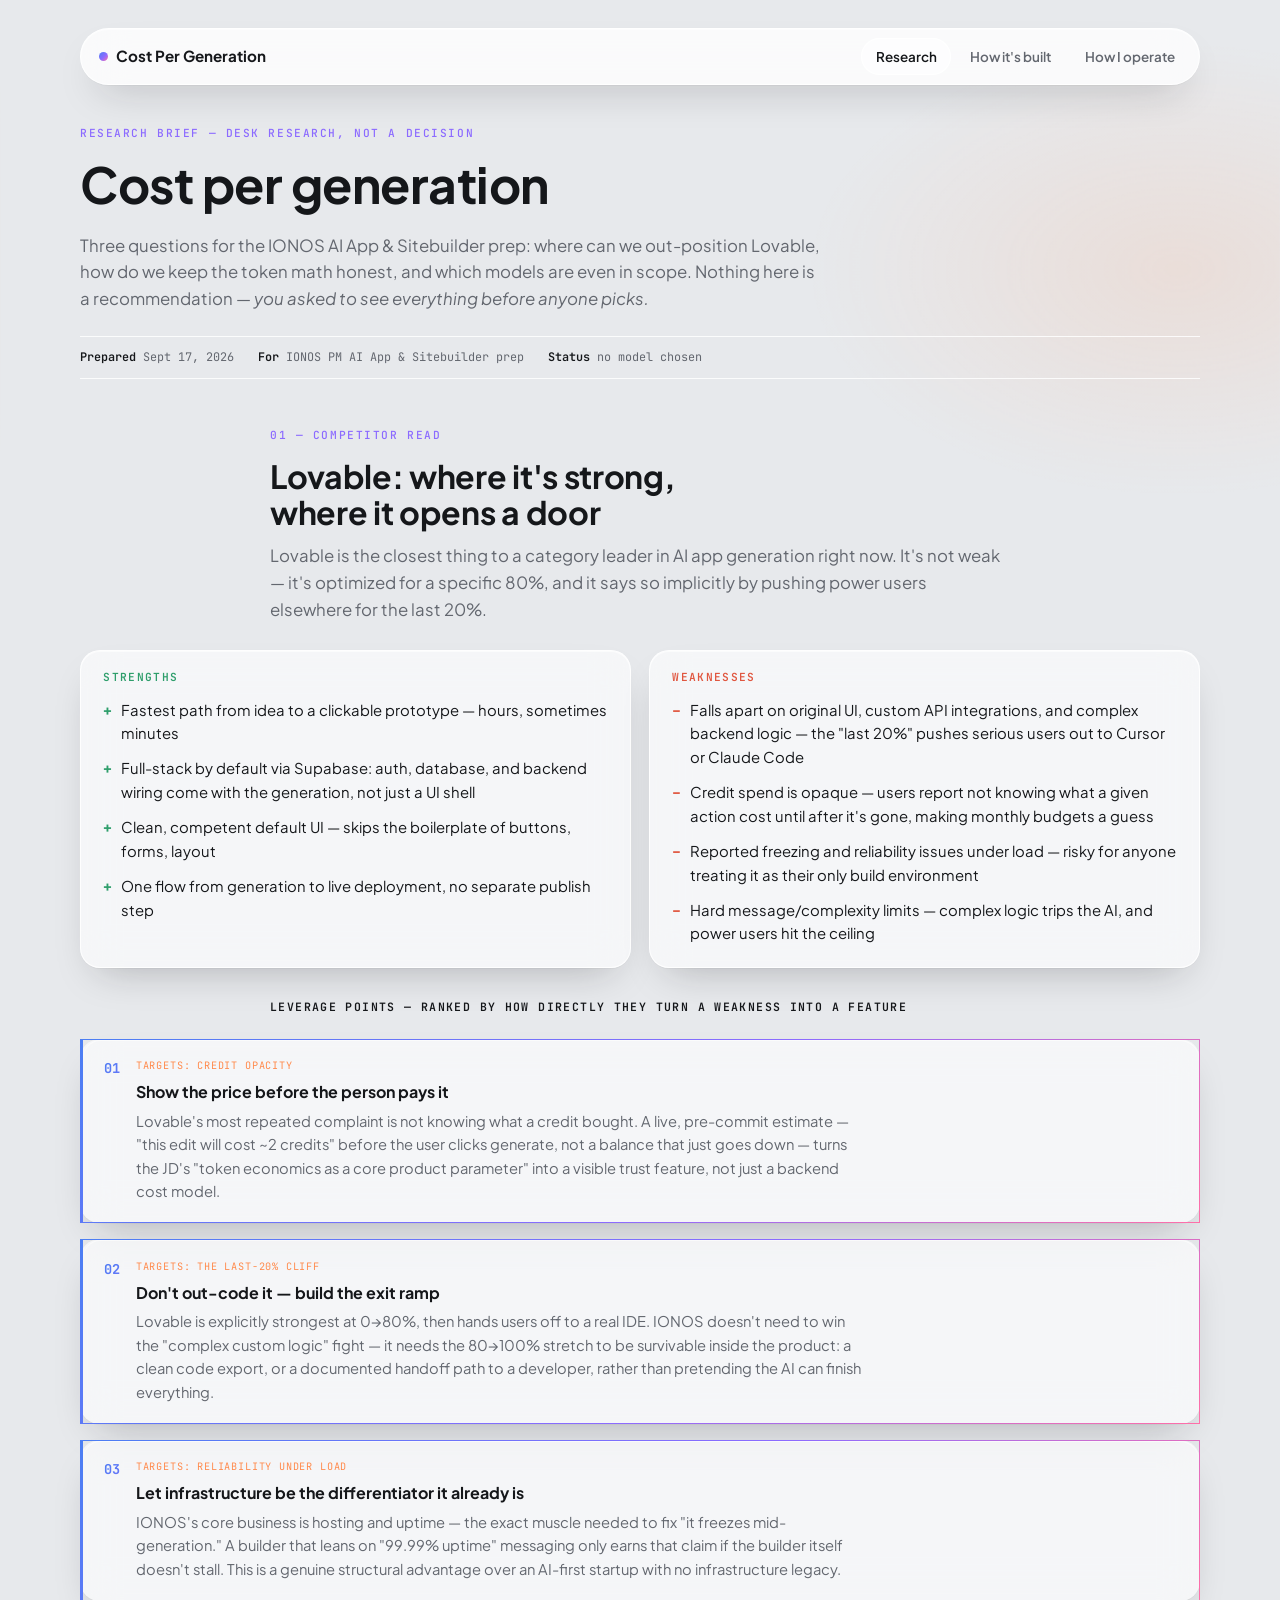
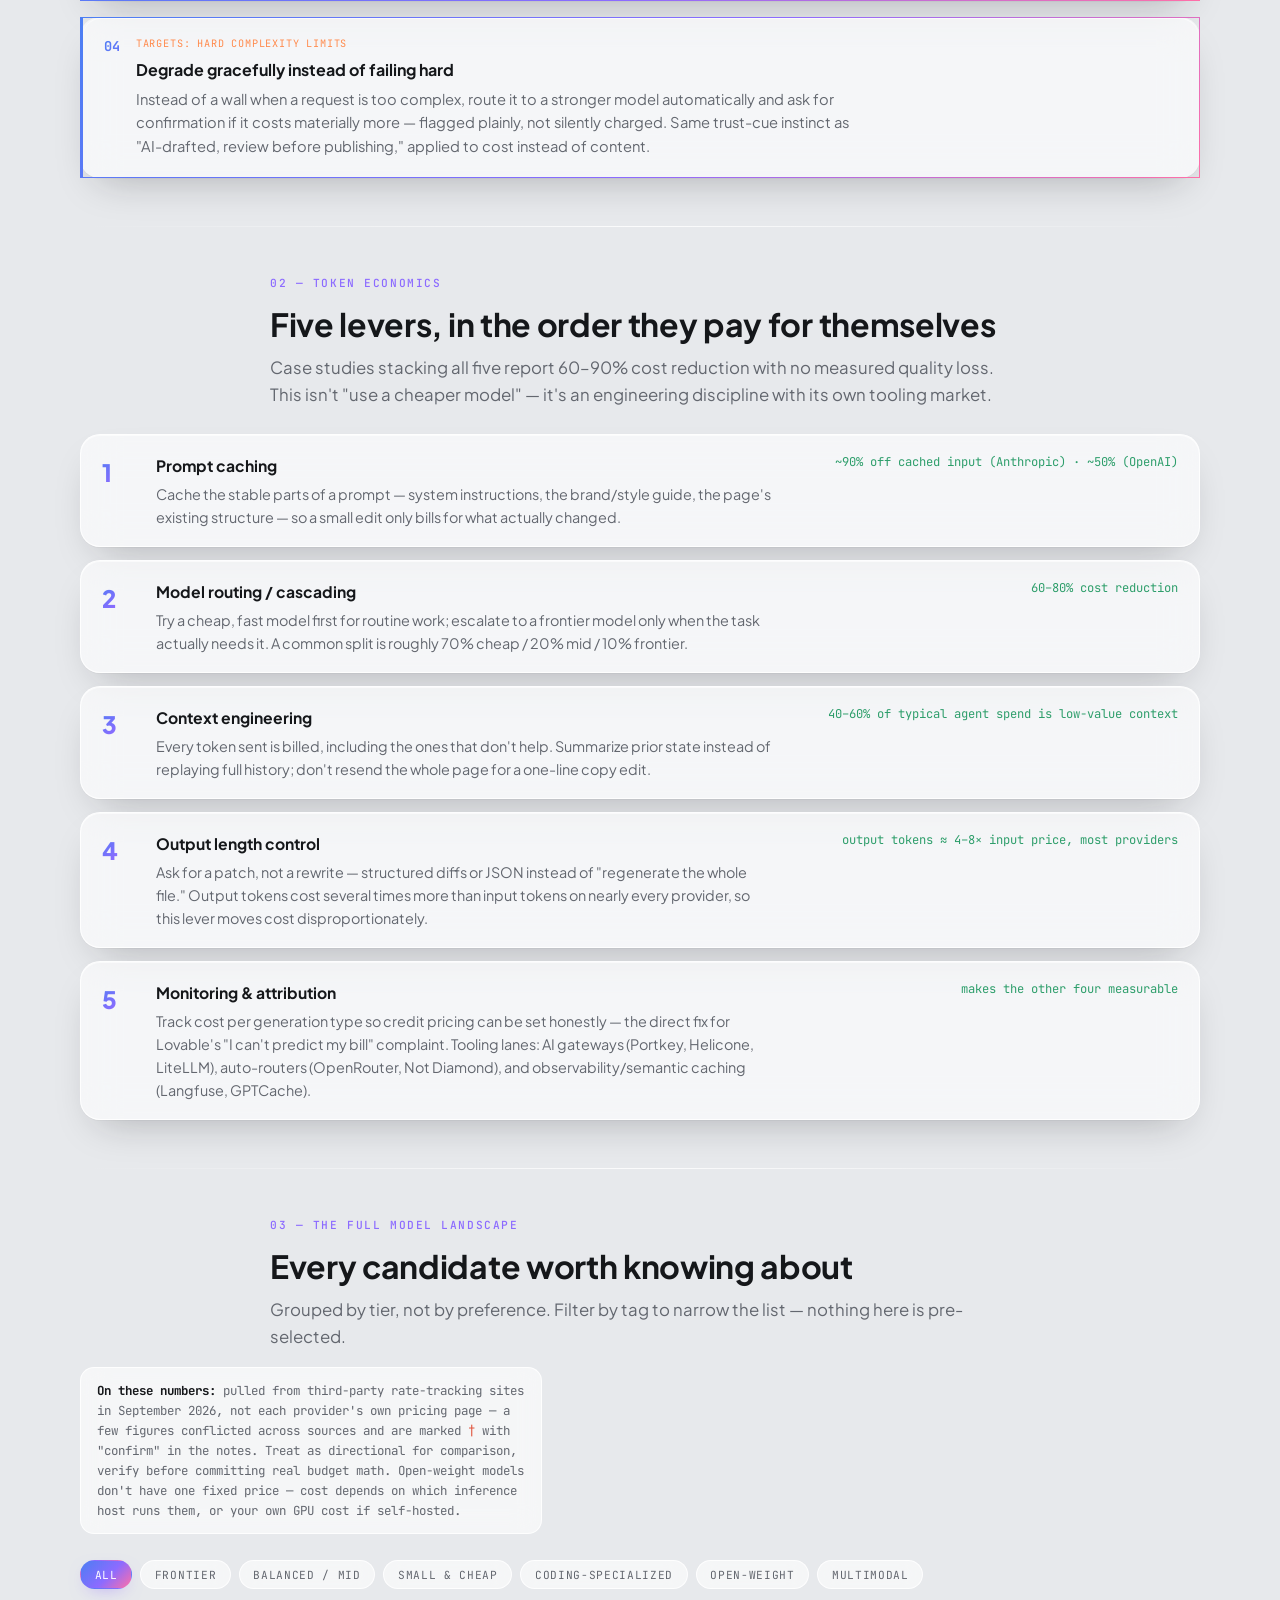
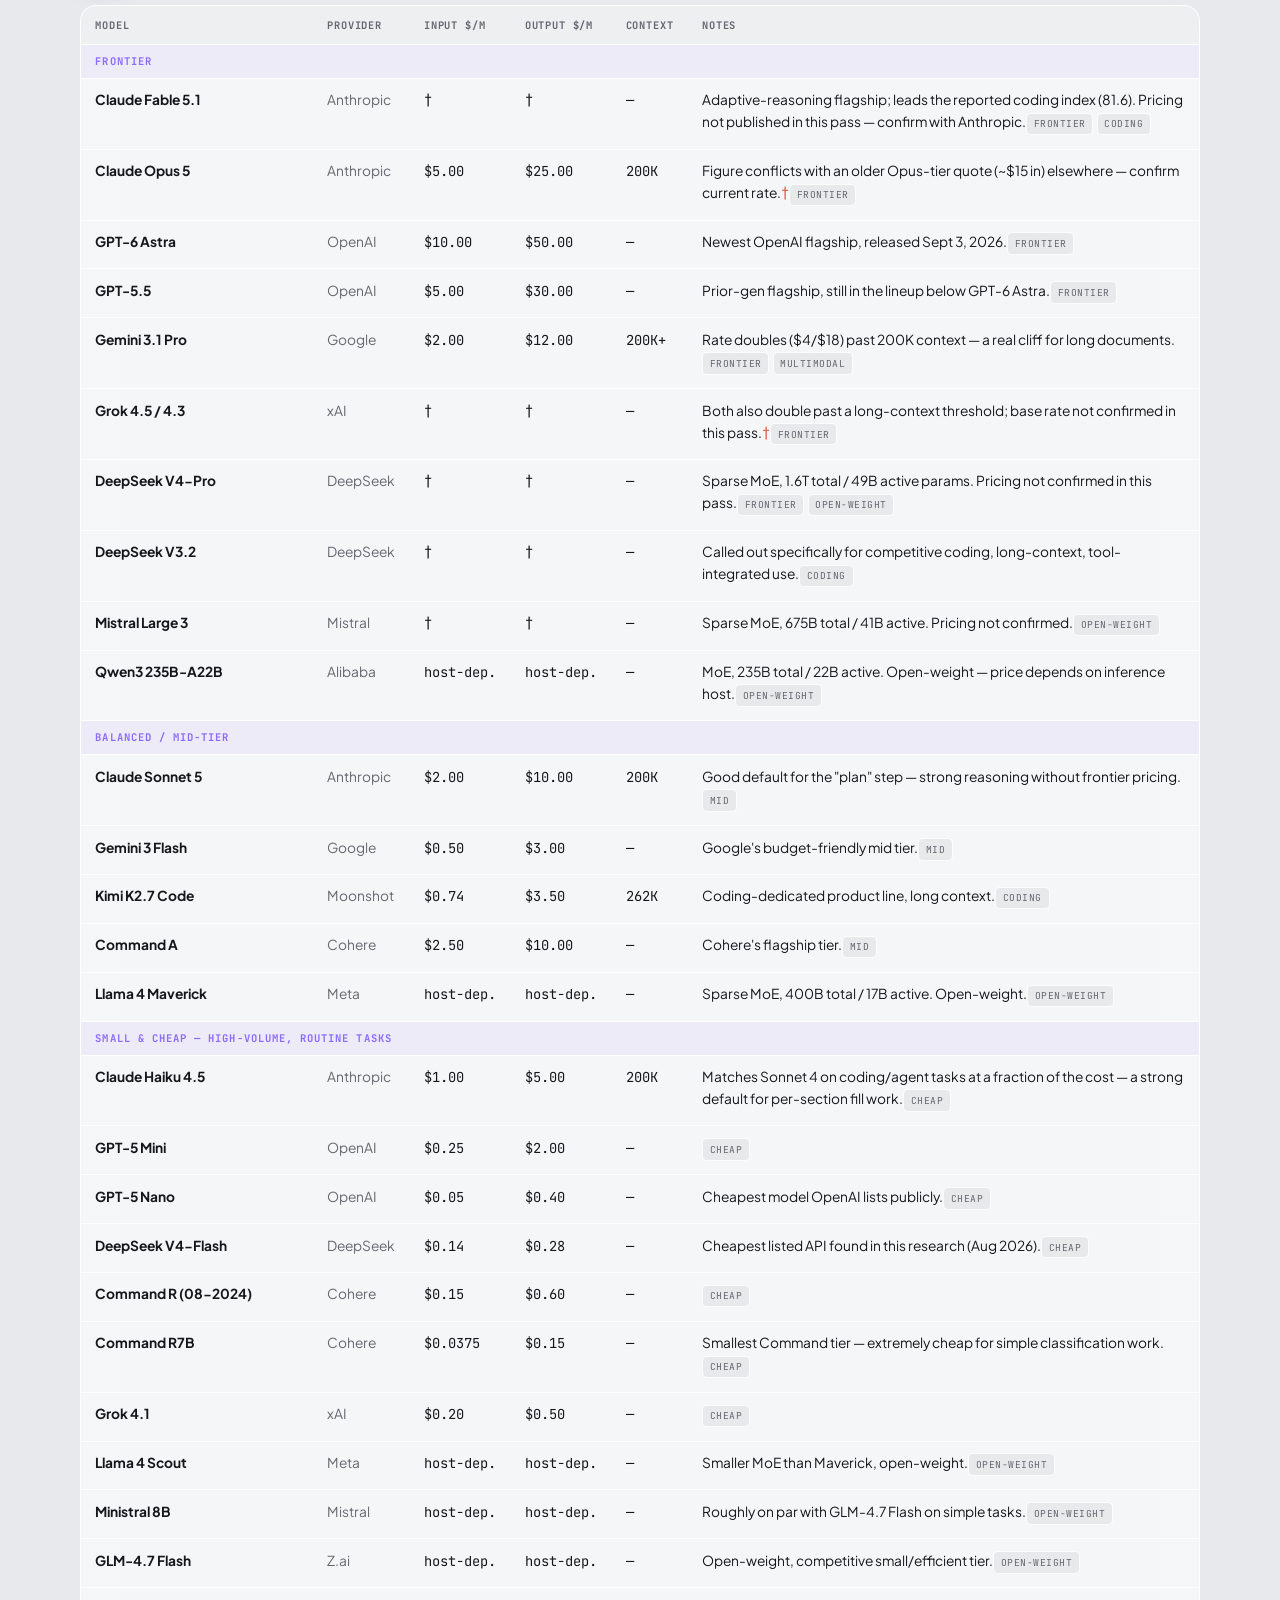
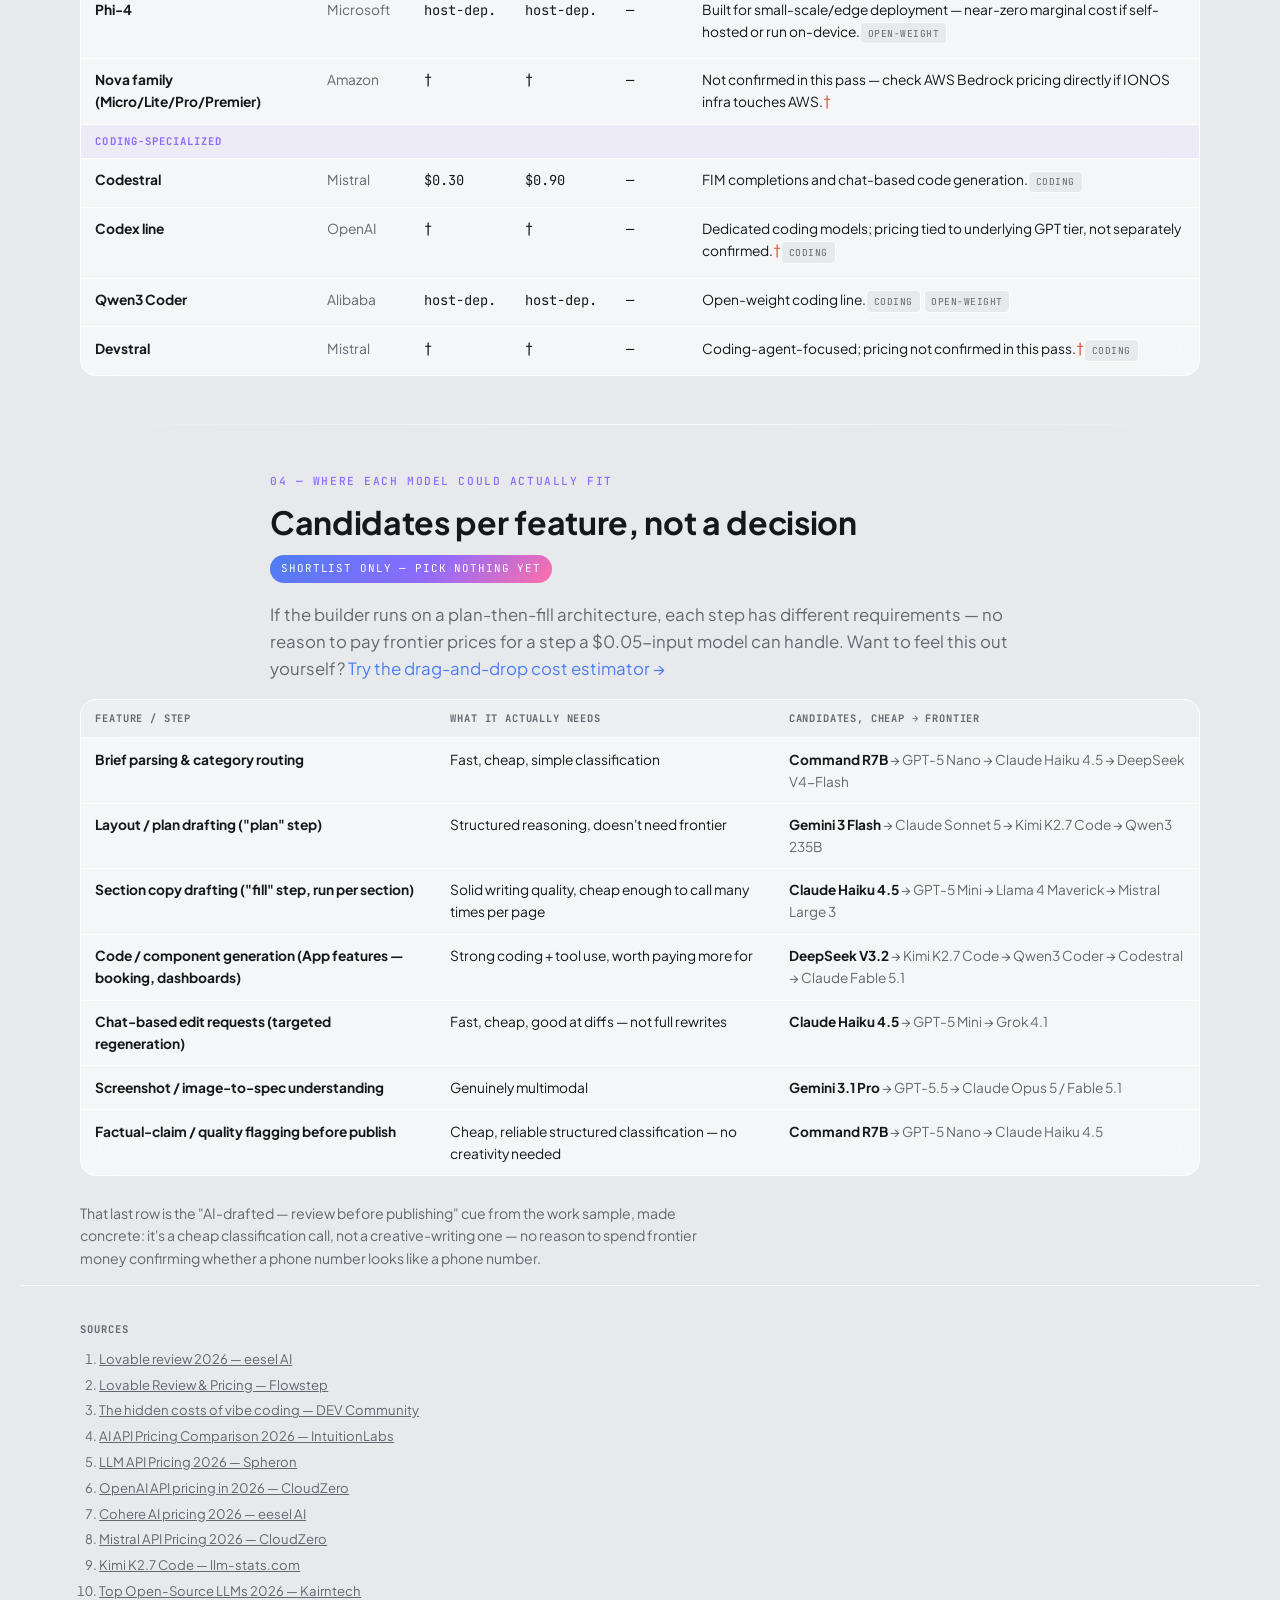
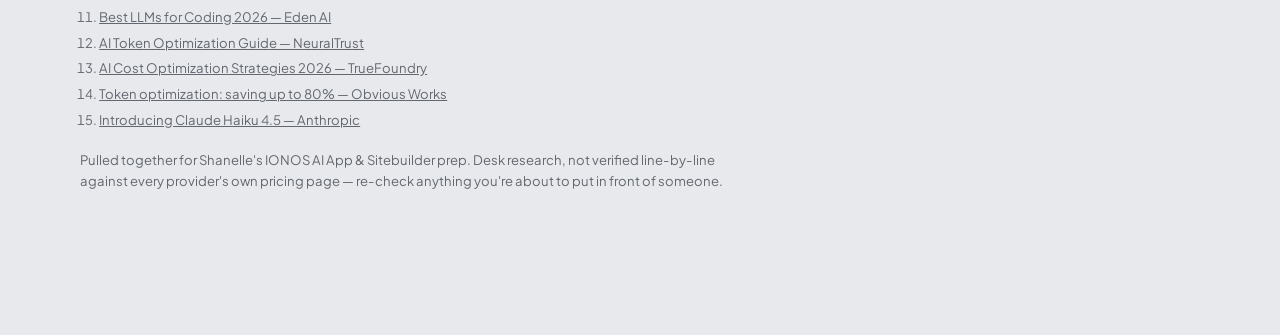
<file: index.html>
<!doctype html>
<html lang="en">
<head>
<meta charset="utf-8" />
<meta name="viewport" content="width=device-width, initial-scale=1" />
<title>Cost Per Generation</title>
<meta name="description" content="A research brief on Lovable's weaknesses to leverage, token-economics tactics, and a full LLM comparison — prepared for IONOS AI App & Sitebuilder prep. No model picked yet." />
<link rel="preconnect" href="https://fonts.googleapis.com" />
<link rel="preconnect" href="https://fonts.gstatic.com" crossorigin />
<link rel="stylesheet" href="style.css" />
<style>
/* strengths/weaknesses */
.sw-grid{display:grid;grid-template-columns:1fr 1fr;gap:1.1rem;margin:1.6rem 0}
@media (max-width:640px){ .sw-grid{grid-template-columns:1fr} }
.sw{padding:1.3rem 1.4rem}
.sw h3{font-size:.7rem;font-family:var(--font-mono);text-transform:uppercase;letter-spacing:.12em;margin-bottom:.9rem;font-weight:600}
.sw.strength h3{color:var(--good)}
.sw.weakness h3{color:var(--bad)}
.sw ul{margin:0;padding:0;list-style:none;display:flex;flex-direction:column;gap:.7rem}
.sw li{font-size:.93rem;color:var(--ink);padding-left:1.1rem;position:relative}
.sw.strength li::before{content:"+";position:absolute;left:0;color:var(--good);font-family:var(--font-mono);font-weight:700}
.sw.weakness li::before{content:"–";position:absolute;left:0;color:var(--bad);font-family:var(--font-mono);font-weight:700}

.leverage{display:flex;flex-direction:column;gap:1rem;margin:1.6rem 0}
.lev{display:flex;gap:1rem;padding:1.15rem 1.3rem;border-left:3px solid transparent;border-image:var(--gradient) 1}
.lev .num{font-family:var(--font-mono);font-size:.85rem;background:var(--gradient);-webkit-background-clip:text;background-clip:text;color:transparent;font-weight:700;flex:0 0 auto}
.lev h4{margin:0 0 .3rem;font-size:1rem;font-weight:700}
.lev p{margin:0;font-size:.92rem;color:var(--soft-ink)}
.lev .weak-tag{font-family:var(--font-mono);font-size:.64rem;text-transform:uppercase;letter-spacing:.08em;color:var(--coral);display:block;margin-bottom:.3rem}

.levers{display:flex;flex-direction:column;gap:.8rem;margin:1.6rem 0}
.lever-row{display:grid;grid-template-columns:2.4rem 1fr auto;gap:1rem;align-items:start;padding:1.1rem 1.3rem}
.lever-row .n{font-family:var(--font-display);font-size:1.5rem;background:var(--gradient);-webkit-background-clip:text;background-clip:text;color:transparent;font-weight:800}
.lever-row h4{margin:0 0 .3rem;font-size:.98rem;font-weight:700}
.lever-row p{margin:0;font-size:.9rem;color:var(--soft-ink);max-width:56ch}
.lever-row .save{font-family:var(--font-mono);font-size:.76rem;color:var(--good);white-space:nowrap;font-variant-numeric:tabular-nums;text-align:right}
@media (max-width:560px){ .lever-row{grid-template-columns:2rem 1fr}.lever-row .save{grid-column:2;text-align:left} }

.filters{display:flex;flex-wrap:wrap;gap:.5rem;margin:1.4rem 0 1rem}

.fm-note{
  display:inline-block;font-family:var(--font-mono);font-size:.68rem;text-transform:uppercase;
  letter-spacing:.08em;color:#fff;background:var(--gradient);border-radius:999px;
  padding:.35rem .7rem;margin-bottom:1.2rem;
}
.fmtable td.candidates{color:var(--soft-ink);font-size:.85rem}
.fmtable td.candidates b{color:var(--ink);font-weight:700}

.meta{
  font-family:var(--font-mono);font-size:.74rem;color:var(--soft-ink);
  border-top:1px solid var(--glass-border);border-bottom:1px solid var(--glass-border);
  padding-block:.7rem;margin:1.4rem 0 0;display:flex;gap:1.5rem;flex-wrap:wrap;
}
.meta b{color:var(--ink);font-weight:600}
</style>
</head>
<body>

<header class="topbar">
  <div class="topbar-inner">
    <a class="brand" href="index.html"><span class="dot"></span><span class="full">Cost Per Generation</span></a>
    <nav class="navlinks">
      <a href="index.html" class="is-active">Research</a>
      <a href="workflow.html">How it's built</a>
      <a href="operate.html">How I operate</a>
    </nav>
  </div>
</header>

<main>
  <div class="wrap">
    <span class="eyebrow">Research brief — desk research, not a decision</span>
    <h1>Cost per generation</h1>
    <p class="lede">Three questions for the IONOS AI App &amp; Sitebuilder prep: where can we out-position Lovable, how do we keep the token math honest, and which models are even in scope. Nothing here is a recommendation — <em>you asked to see everything before anyone picks.</em></p>
    <div class="meta">
      <span><b>Prepared</b> Sept 17, 2026</span>
      <span><b>For</b> IONOS PM AI App &amp; Sitebuilder prep</span>
      <span><b>Status</b> no model chosen</span>
    </div>
  </div>

  <!-- LOVABLE -->
  <section style="margin-top:3rem">
    <div class="wrap" style="max-width:740px">
      <span class="eyebrow">01 — Competitor read</span>
      <h2>Lovable: where it's strong, where it opens a door</h2>
      <p class="lede">Lovable is the closest thing to a category leader in AI app generation right now. It's not weak — it's optimized for a specific 80%, and it says so implicitly by pushing power users elsewhere for the last 20%.</p>
    </div>
    <div class="wrap">
      <div class="sw-grid">
        <div class="sw card strength">
          <h3>Strengths</h3>
          <ul>
            <li>Fastest path from idea to a clickable prototype — hours, sometimes minutes</li>
            <li>Full-stack by default via Supabase: auth, database, and backend wiring come with the generation, not just a UI shell</li>
            <li>Clean, competent default UI — skips the boilerplate of buttons, forms, layout</li>
            <li>One flow from generation to live deployment, no separate publish step</li>
          </ul>
        </div>
        <div class="sw card weakness">
          <h3>Weaknesses</h3>
          <ul>
            <li>Falls apart on original UI, custom API integrations, and complex backend logic — the "last 20%" pushes serious users out to Cursor or Claude Code</li>
            <li>Credit spend is opaque — users report not knowing what a given action cost until after it's gone, making monthly budgets a guess</li>
            <li>Reported freezing and reliability issues under load — risky for anyone treating it as their only build environment</li>
            <li>Hard message/complexity limits — complex logic trips the AI, and power users hit the ceiling</li>
          </ul>
        </div>
      </div>
    </div>

    <div class="wrap" style="max-width:740px">
      <h3 style="font-family:var(--font-mono);font-size:.72rem;text-transform:uppercase;letter-spacing:.12em;color:var(--ink);margin-top:2rem">Leverage points — ranked by how directly they turn a weakness into a feature</h3>
    </div>
    <div class="wrap">
      <div class="leverage">
        <div class="lev card">
          <span class="num">01</span>
          <div>
            <span class="weak-tag">Targets: credit opacity</span>
            <h4>Show the price before the person pays it</h4>
            <p>Lovable's most repeated complaint is not knowing what a credit bought. A live, pre-commit estimate — "this edit will cost ~2 credits" before the user clicks generate, not a balance that just goes down — turns the JD's "token economics as a core product parameter" into a visible trust feature, not just a backend cost model.</p>
          </div>
        </div>
        <div class="lev card">
          <span class="num">02</span>
          <div>
            <span class="weak-tag">Targets: the last-20% cliff</span>
            <h4>Don't out-code it — build the exit ramp</h4>
            <p>Lovable is explicitly strongest at 0→80%, then hands users off to a real IDE. IONOS doesn't need to win the "complex custom logic" fight — it needs the 80→100% stretch to be survivable inside the product: a clean code export, or a documented handoff path to a developer, rather than pretending the AI can finish everything.</p>
          </div>
        </div>
        <div class="lev card">
          <span class="num">03</span>
          <div>
            <span class="weak-tag">Targets: reliability under load</span>
            <h4>Let infrastructure be the differentiator it already is</h4>
            <p>IONOS's core business is hosting and uptime — the exact muscle needed to fix "it freezes mid-generation." A builder that leans on "99.99% uptime" messaging only earns that claim if the builder itself doesn't stall. This is a genuine structural advantage over an AI-first startup with no infrastructure legacy.</p>
          </div>
        </div>
        <div class="lev card">
          <span class="num">04</span>
          <div>
            <span class="weak-tag">Targets: hard complexity limits</span>
            <h4>Degrade gracefully instead of failing hard</h4>
            <p>Instead of a wall when a request is too complex, route it to a stronger model automatically and ask for confirmation if it costs materially more — flagged plainly, not silently charged. Same trust-cue instinct as "AI-drafted, review before publishing," applied to cost instead of content.</p>
          </div>
        </div>
      </div>
    </div>
  </section>

  <hr class="rule" />

  <!-- TOKEN ECONOMICS -->
  <section>
    <div class="wrap" style="max-width:740px">
      <span class="eyebrow">02 — Token economics</span>
      <h2>Five levers, in the order they pay for themselves</h2>
      <p class="lede">Case studies stacking all five report 60–90% cost reduction with no measured quality loss. This isn't "use a cheaper model" — it's an engineering discipline with its own tooling market.</p>
    </div>
    <div class="wrap">
      <div class="levers">
        <div class="lever-row card">
          <span class="n">1</span>
          <div><h4>Prompt caching</h4><p>Cache the stable parts of a prompt — system instructions, the brand/style guide, the page's existing structure — so a small edit only bills for what actually changed.</p></div>
          <span class="save">~90% off cached input (Anthropic) · ~50% (OpenAI)</span>
        </div>
        <div class="lever-row card">
          <span class="n">2</span>
          <div><h4>Model routing / cascading</h4><p>Try a cheap, fast model first for routine work; escalate to a frontier model only when the task actually needs it. A common split is roughly 70% cheap / 20% mid / 10% frontier.</p></div>
          <span class="save">60–80% cost reduction</span>
        </div>
        <div class="lever-row card">
          <span class="n">3</span>
          <div><h4>Context engineering</h4><p>Every token sent is billed, including the ones that don't help. Summarize prior state instead of replaying full history; don't resend the whole page for a one-line copy edit.</p></div>
          <span class="save">40–60% of typical agent spend is low-value context</span>
        </div>
        <div class="lever-row card">
          <span class="n">4</span>
          <div><h4>Output length control</h4><p>Ask for a patch, not a rewrite — structured diffs or JSON instead of "regenerate the whole file." Output tokens cost several times more than input tokens on nearly every provider, so this lever moves cost disproportionately.</p></div>
          <span class="save">output tokens ≈ 4–8× input price, most providers</span>
        </div>
        <div class="lever-row card">
          <span class="n">5</span>
          <div><h4>Monitoring &amp; attribution</h4><p>Track cost per generation type so credit pricing can be set honestly — the direct fix for Lovable's "I can't predict my bill" complaint. Tooling lanes: AI gateways (Portkey, Helicone, LiteLLM), auto-routers (OpenRouter, Not Diamond), and observability/semantic caching (Langfuse, GPTCache).</p></div>
          <span class="save">makes the other four measurable</span>
        </div>
      </div>
    </div>
  </section>

  <hr class="rule" />

  <!-- LLM LANDSCAPE -->
  <section>
    <div class="wrap" style="max-width:740px">
      <span class="eyebrow">03 — The full model landscape</span>
      <h2>Every candidate worth knowing about</h2>
      <p class="lede">Grouped by tier, not by preference. Filter by tag to narrow the list — nothing here is pre-selected.</p>
    </div>
    <div class="wrap">
      <div class="note"><b>On these numbers:</b> pulled from third-party rate-tracking sites in September 2026, not each provider's own pricing page — a few figures conflicted across sources and are marked <span class="flag">†</span> with "confirm" in the notes. Treat as directional for comparison, verify before committing real budget math. Open-weight models don't have one fixed price — cost depends on which inference host runs them, or your own GPU cost if self-hosted.</div>

      <div class="filters" id="filters">
        <button class="chip" data-tag="all">All</button>
        <button class="chip" data-tag="frontier">Frontier</button>
        <button class="chip" data-tag="mid">Balanced / mid</button>
        <button class="chip" data-tag="cheap">Small &amp; cheap</button>
        <button class="chip" data-tag="coding">Coding-specialized</button>
        <button class="chip" data-tag="open">Open-weight</button>
        <button class="chip" data-tag="multimodal">Multimodal</button>
      </div>

      <div class="table-wrap">
        <table id="llm-table">
          <thead>
            <tr><th>Model</th><th>Provider</th><th>Input $/M</th><th>Output $/M</th><th>Context</th><th>Notes</th></tr>
          </thead>
          <tbody>
            <tr class="tier-row"><td colspan="6">Frontier</td></tr>
            <tr data-tags="frontier coding multimodal"><td class="model">Claude Fable 5.1</td><td class="provider">Anthropic</td><td class="num">†</td><td class="num">†</td><td class="num">—</td><td>Adaptive-reasoning flagship; leads the reported coding index (81.6). Pricing not published in this pass — confirm with Anthropic.<span class="tag">frontier</span><span class="tag">coding</span></td></tr>
            <tr data-tags="frontier multimodal"><td class="model">Claude Opus 5</td><td class="provider">Anthropic</td><td class="num">$5.00</td><td class="num">$25.00</td><td class="num">200K</td><td>Figure conflicts with an older Opus-tier quote (~$15 in) elsewhere — confirm current rate.<span class="flag">†</span><span class="tag">frontier</span></td></tr>
            <tr data-tags="frontier multimodal"><td class="model">GPT-6 Astra</td><td class="provider">OpenAI</td><td class="num">$10.00</td><td class="num">$50.00</td><td class="num">—</td><td>Newest OpenAI flagship, released Sept 3, 2026.<span class="tag">frontier</span></td></tr>
            <tr data-tags="frontier multimodal"><td class="model">GPT-5.5</td><td class="provider">OpenAI</td><td class="num">$5.00</td><td class="num">$30.00</td><td class="num">—</td><td>Prior-gen flagship, still in the lineup below GPT-6 Astra.<span class="tag">frontier</span></td></tr>
            <tr data-tags="frontier multimodal"><td class="model">Gemini 3.1 Pro</td><td class="provider">Google</td><td class="num">$2.00</td><td class="num">$12.00</td><td class="num">200K+</td><td>Rate doubles ($4/$18) past 200K context — a real cliff for long documents.<span class="tag">frontier</span><span class="tag">multimodal</span></td></tr>
            <tr data-tags="frontier"><td class="model">Grok 4.5 / 4.3</td><td class="provider">xAI</td><td class="num">†</td><td class="num">†</td><td class="num">—</td><td>Both also double past a long-context threshold; base rate not confirmed in this pass.<span class="flag">†</span><span class="tag">frontier</span></td></tr>
            <tr data-tags="frontier coding open"><td class="model">DeepSeek V4-Pro</td><td class="provider">DeepSeek</td><td class="num">†</td><td class="num">†</td><td class="num">—</td><td>Sparse MoE, 1.6T total / 49B active params. Pricing not confirmed in this pass.<span class="tag">frontier</span><span class="tag">open-weight</span></td></tr>
            <tr data-tags="frontier coding"><td class="model">DeepSeek V3.2</td><td class="provider">DeepSeek</td><td class="num">†</td><td class="num">†</td><td class="num">—</td><td>Called out specifically for competitive coding, long-context, tool-integrated use.<span class="tag">coding</span></td></tr>
            <tr data-tags="frontier open"><td class="model">Mistral Large 3</td><td class="provider">Mistral</td><td class="num">†</td><td class="num">†</td><td class="num">—</td><td>Sparse MoE, 675B total / 41B active. Pricing not confirmed.<span class="tag">open-weight</span></td></tr>
            <tr data-tags="frontier open"><td class="model">Qwen3 235B-A22B</td><td class="provider">Alibaba</td><td class="num">host-dep.</td><td class="num">host-dep.</td><td class="num">—</td><td>MoE, 235B total / 22B active. Open-weight — price depends on inference host.<span class="tag">open-weight</span></td></tr>

            <tr class="tier-row"><td colspan="6">Balanced / mid-tier</td></tr>
            <tr data-tags="mid multimodal"><td class="model">Claude Sonnet 5</td><td class="provider">Anthropic</td><td class="num">$2.00</td><td class="num">$10.00</td><td class="num">200K</td><td>Good default for the "plan" step — strong reasoning without frontier pricing.<span class="tag">mid</span></td></tr>
            <tr data-tags="mid multimodal"><td class="model">Gemini 3 Flash</td><td class="provider">Google</td><td class="num">$0.50</td><td class="num">$3.00</td><td class="num">—</td><td>Google's budget-friendly mid tier.<span class="tag">mid</span></td></tr>
            <tr data-tags="mid coding"><td class="model">Kimi K2.7 Code</td><td class="provider">Moonshot</td><td class="num">$0.74</td><td class="num">$3.50</td><td class="num">262K</td><td>Coding-dedicated product line, long context.<span class="tag">coding</span></td></tr>
            <tr data-tags="mid"><td class="model">Command A</td><td class="provider">Cohere</td><td class="num">$2.50</td><td class="num">$10.00</td><td class="num">—</td><td>Cohere's flagship tier.<span class="tag">mid</span></td></tr>
            <tr data-tags="mid open"><td class="model">Llama 4 Maverick</td><td class="provider">Meta</td><td class="num">host-dep.</td><td class="num">host-dep.</td><td class="num">—</td><td>Sparse MoE, 400B total / 17B active. Open-weight.<span class="tag">open-weight</span></td></tr>

            <tr class="tier-row"><td colspan="6">Small &amp; cheap — high-volume, routine tasks</td></tr>
            <tr data-tags="cheap"><td class="model">Claude Haiku 4.5</td><td class="provider">Anthropic</td><td class="num">$1.00</td><td class="num">$5.00</td><td class="num">200K</td><td>Matches Sonnet 4 on coding/agent tasks at a fraction of the cost — a strong default for per-section fill work.<span class="tag">cheap</span></td></tr>
            <tr data-tags="cheap"><td class="model">GPT-5 Mini</td><td class="provider">OpenAI</td><td class="num">$0.25</td><td class="num">$2.00</td><td class="num">—</td><td><span class="tag">cheap</span></td></tr>
            <tr data-tags="cheap"><td class="model">GPT-5 Nano</td><td class="provider">OpenAI</td><td class="num">$0.05</td><td class="num">$0.40</td><td class="num">—</td><td>Cheapest model OpenAI lists publicly.<span class="tag">cheap</span></td></tr>
            <tr data-tags="cheap"><td class="model">DeepSeek V4-Flash</td><td class="provider">DeepSeek</td><td class="num">$0.14</td><td class="num">$0.28</td><td class="num">—</td><td>Cheapest listed API found in this research (Aug 2026).<span class="tag">cheap</span></td></tr>
            <tr data-tags="cheap"><td class="model">Command R (08-2024)</td><td class="provider">Cohere</td><td class="num">$0.15</td><td class="num">$0.60</td><td class="num">—</td><td><span class="tag">cheap</span></td></tr>
            <tr data-tags="cheap"><td class="model">Command R7B</td><td class="provider">Cohere</td><td class="num">$0.0375</td><td class="num">$0.15</td><td class="num">—</td><td>Smallest Command tier — extremely cheap for simple classification work.<span class="tag">cheap</span></td></tr>
            <tr data-tags="cheap"><td class="model">Grok 4.1</td><td class="provider">xAI</td><td class="num">$0.20</td><td class="num">$0.50</td><td class="num">—</td><td><span class="tag">cheap</span></td></tr>
            <tr data-tags="cheap open"><td class="model">Llama 4 Scout</td><td class="provider">Meta</td><td class="num">host-dep.</td><td class="num">host-dep.</td><td class="num">—</td><td>Smaller MoE than Maverick, open-weight.<span class="tag">open-weight</span></td></tr>
            <tr data-tags="cheap open"><td class="model">Ministral 8B</td><td class="provider">Mistral</td><td class="num">host-dep.</td><td class="num">host-dep.</td><td class="num">—</td><td>Roughly on par with GLM-4.7 Flash on simple tasks.<span class="tag">open-weight</span></td></tr>
            <tr data-tags="cheap open"><td class="model">GLM-4.7 Flash</td><td class="provider">Z.ai</td><td class="num">host-dep.</td><td class="num">host-dep.</td><td class="num">—</td><td>Open-weight, competitive small/efficient tier.<span class="tag">open-weight</span></td></tr>
            <tr data-tags="cheap open"><td class="model">Phi-4</td><td class="provider">Microsoft</td><td class="num">host-dep.</td><td class="num">host-dep.</td><td class="num">—</td><td>Built for small-scale/edge deployment — near-zero marginal cost if self-hosted or run on-device.<span class="tag">open-weight</span></td></tr>
            <tr data-tags="cheap"><td class="model">Nova family (Micro/Lite/Pro/Premier)</td><td class="provider">Amazon</td><td class="num">†</td><td class="num">†</td><td class="num">—</td><td>Not confirmed in this pass — check AWS Bedrock pricing directly if IONOS infra touches AWS.<span class="flag">†</span></td></tr>

            <tr class="tier-row"><td colspan="6">Coding-specialized</td></tr>
            <tr data-tags="coding"><td class="model">Codestral</td><td class="provider">Mistral</td><td class="num">$0.30</td><td class="num">$0.90</td><td class="num">—</td><td>FIM completions and chat-based code generation.<span class="tag">coding</span></td></tr>
            <tr data-tags="coding"><td class="model">Codex line</td><td class="provider">OpenAI</td><td class="num">†</td><td class="num">†</td><td class="num">—</td><td>Dedicated coding models; pricing tied to underlying GPT tier, not separately confirmed.<span class="flag">†</span><span class="tag">coding</span></td></tr>
            <tr data-tags="coding open"><td class="model">Qwen3 Coder</td><td class="provider">Alibaba</td><td class="num">host-dep.</td><td class="num">host-dep.</td><td class="num">—</td><td>Open-weight coding line.<span class="tag">coding</span><span class="tag">open-weight</span></td></tr>
            <tr data-tags="coding"><td class="model">Devstral</td><td class="provider">Mistral</td><td class="num">†</td><td class="num">†</td><td class="num">—</td><td>Coding-agent-focused; pricing not confirmed in this pass.<span class="flag">†</span><span class="tag">coding</span></td></tr>
          </tbody>
        </table>
      </div>
    </div>
  </section>

  <hr class="rule" />

  <!-- FEATURE MAP -->
  <section>
    <div class="wrap" style="max-width:740px">
      <span class="eyebrow">04 — Where each model could actually fit</span>
      <h2>Candidates per feature, not a decision</h2>
      <span class="fm-note">Shortlist only — pick nothing yet</span>
      <p class="lede">If the builder runs on a plan-then-fill architecture, each step has different requirements — no reason to pay frontier prices for a step a $0.05-input model can handle. Want to feel this out yourself? <a href="workflow.html#estimator">Try the drag-and-drop cost estimator →</a></p>
    </div>
    <div class="wrap">
      <div class="table-wrap">
        <table class="fmtable">
          <thead><tr><th>Feature / step</th><th>What it actually needs</th><th>Candidates, cheap → frontier</th></tr></thead>
          <tbody>
            <tr><td class="model">Brief parsing &amp; category routing</td><td>Fast, cheap, simple classification</td><td class="candidates"><b>Command R7B</b> → GPT-5 Nano → Claude Haiku 4.5 → DeepSeek V4-Flash</td></tr>
            <tr><td class="model">Layout / plan drafting ("plan" step)</td><td>Structured reasoning, doesn't need frontier</td><td class="candidates"><b>Gemini 3 Flash</b> → Claude Sonnet 5 → Kimi K2.7 Code → Qwen3 235B</td></tr>
            <tr><td class="model">Section copy drafting ("fill" step, run per section)</td><td>Solid writing quality, cheap enough to call many times per page</td><td class="candidates"><b>Claude Haiku 4.5</b> → GPT-5 Mini → Llama 4 Maverick → Mistral Large 3</td></tr>
            <tr><td class="model">Code / component generation (App features — booking, dashboards)</td><td>Strong coding + tool use, worth paying more for</td><td class="candidates"><b>DeepSeek V3.2</b> → Kimi K2.7 Code → Qwen3 Coder → Codestral → Claude Fable 5.1</td></tr>
            <tr><td class="model">Chat-based edit requests (targeted regeneration)</td><td>Fast, cheap, good at diffs — not full rewrites</td><td class="candidates"><b>Claude Haiku 4.5</b> → GPT-5 Mini → Grok 4.1</td></tr>
            <tr><td class="model">Screenshot / image-to-spec understanding</td><td>Genuinely multimodal</td><td class="candidates"><b>Gemini 3.1 Pro</b> → GPT-5.5 → Claude Opus 5 / Fable 5.1</td></tr>
            <tr><td class="model">Factual-claim / quality flagging before publish</td><td>Cheap, reliable structured classification — no creativity needed</td><td class="candidates"><b>Command R7B</b> → GPT-5 Nano → Claude Haiku 4.5</td></tr>
          </tbody>
        </table>
      </div>
      <p style="color:var(--soft-ink);font-size:.88rem">That last row is the "AI-drafted — review before publishing" cue from the work sample, made concrete: it's a cheap classification call, not a creative-writing one — no reason to spend frontier money confirming whether a phone number looks like a phone number.</p>
    </div>
  </section>

  <footer>
    <div class="wrap">
      <h4>Sources</h4>
      <ol>
        <li><a href="https://www.eesel.ai/blog/lovable-review" target="_blank" rel="noopener">Lovable review 2026 — eesel AI</a></li>
        <li><a href="https://flowstep.ai/blog/lovable-reviews/" target="_blank" rel="noopener">Lovable Review &amp; Pricing — Flowstep</a></li>
        <li><a href="https://dev.to/momen_hq/the-hidden-costs-of-vibe-coding-a-practical-look-at-lovables-credit-usage-3cec" target="_blank" rel="noopener">The hidden costs of vibe coding — DEV Community</a></li>
        <li><a href="https://intuitionlabs.ai/articles/ai-api-pricing-comparison-grok-gemini-openai-claude" target="_blank" rel="noopener">AI API Pricing Comparison 2026 — IntuitionLabs</a></li>
        <li><a href="https://www.spheron.network/blog/llm-api-pricing-comparison-gpt-claude-gemini-deepseek-2026/" target="_blank" rel="noopener">LLM API Pricing 2026 — Spheron</a></li>
        <li><a href="https://www.cloudzero.com/blog/openai-pricing/" target="_blank" rel="noopener">OpenAI API pricing in 2026 — CloudZero</a></li>
        <li><a href="https://www.eesel.ai/blog/cohere-ai-pricing" target="_blank" rel="noopener">Cohere AI pricing 2026 — eesel AI</a></li>
        <li><a href="https://www.cloudzero.com/blog/mistral-api-pricing/" target="_blank" rel="noopener">Mistral API Pricing 2026 — CloudZero</a></li>
        <li><a href="https://llm-stats.com/models/kimi-k2.7-code" target="_blank" rel="noopener">Kimi K2.7 Code — llm-stats.com</a></li>
        <li><a href="https://kairntech.com/blog/articles/top-open-source-llm-models-in-2026/" target="_blank" rel="noopener">Top Open-Source LLMs 2026 — Kairntech</a></li>
        <li><a href="https://www.edenai.co/post/best-llms-for-coding" target="_blank" rel="noopener">Best LLMs for Coding 2026 — Eden AI</a></li>
        <li><a href="https://neuraltrust.ai/blog/ai-token-optimization-guide" target="_blank" rel="noopener">AI Token Optimization Guide — NeuralTrust</a></li>
        <li><a href="https://www.truefoundry.com/blog/ai-cost-optimization-strategies" target="_blank" rel="noopener">AI Cost Optimization Strategies 2026 — TrueFoundry</a></li>
        <li><a href="https://www.obviousworks.ch/en/token-optimization-saves-up-to-80-percent-llm-costs/" target="_blank" rel="noopener">Token optimization: saving up to 80% — Obvious Works</a></li>
        <li><a href="https://www.anthropic.com/news/claude-haiku-4-5" target="_blank" rel="noopener">Introducing Claude Haiku 4.5 — Anthropic</a></li>
      </ol>
      <p>Pulled together for Shanelle's IONOS AI App &amp; Sitebuilder prep. Desk research, not verified line-by-line against every provider's own pricing page — re-check anything you're about to put in front of someone.</p>
    </div>
  </footer>
</main>

<script>
(function(){
  var chips = document.querySelectorAll('#filters .chip');
  var rows = document.querySelectorAll('#llm-table tbody tr[data-tags]');
  var active = new Set();
  function apply(){
    if(active.size === 0){
      rows.forEach(function(r){ r.classList.remove('hide'); });
    } else {
      rows.forEach(function(r){
        var tags = r.getAttribute('data-tags').split(' ');
        var match = tags.some(function(t){ return active.has(t); });
        r.classList.toggle('hide', !match);
      });
    }
    var trs = document.querySelectorAll('#llm-table tbody tr');
    var lastHeader = null, headerHasVisible = false;
    trs.forEach(function(tr){
      if(tr.classList.contains('tier-row')){
        if(lastHeader) lastHeader.classList.toggle('hide', !headerHasVisible);
        lastHeader = tr; headerHasVisible = false;
      } else if(!tr.classList.contains('hide')){
        headerHasVisible = true;
      }
    });
    if(lastHeader) lastHeader.classList.toggle('hide', !headerHasVisible);
  }
  chips.forEach(function(chip){
    chip.addEventListener('click', function(){
      var tag = chip.getAttribute('data-tag');
      if(tag === 'all'){
        active.clear();
        chips.forEach(function(c){ c.classList.remove('active'); });
        chip.classList.add('active');
      } else {
        chips[0].classList.remove('active');
        chip.classList.toggle('active');
        if(chip.classList.contains('active')) active.add(tag); else active.delete(tag);
        if(active.size === 0) chips[0].classList.add('active');
      }
      apply();
    });
  });
  chips[0].classList.add('active');
})();
</script>
</body>
</html>
</file>
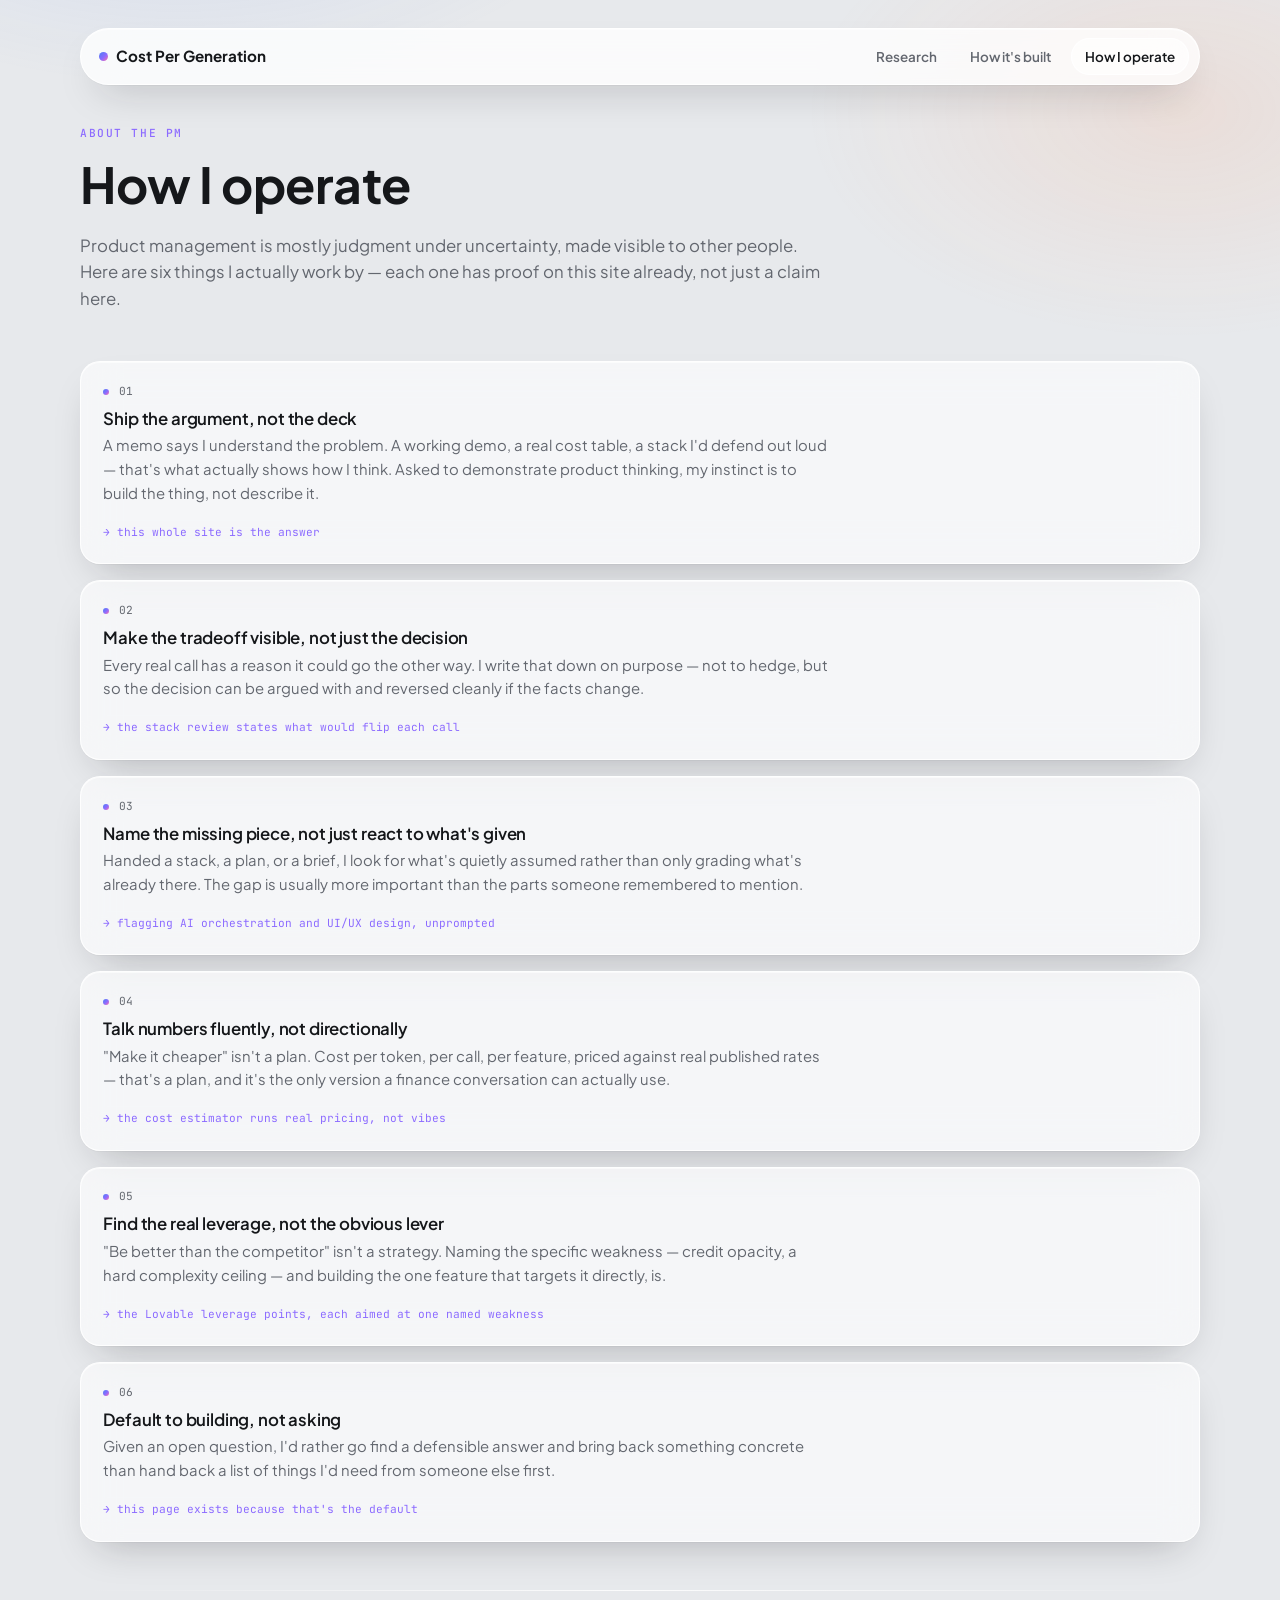
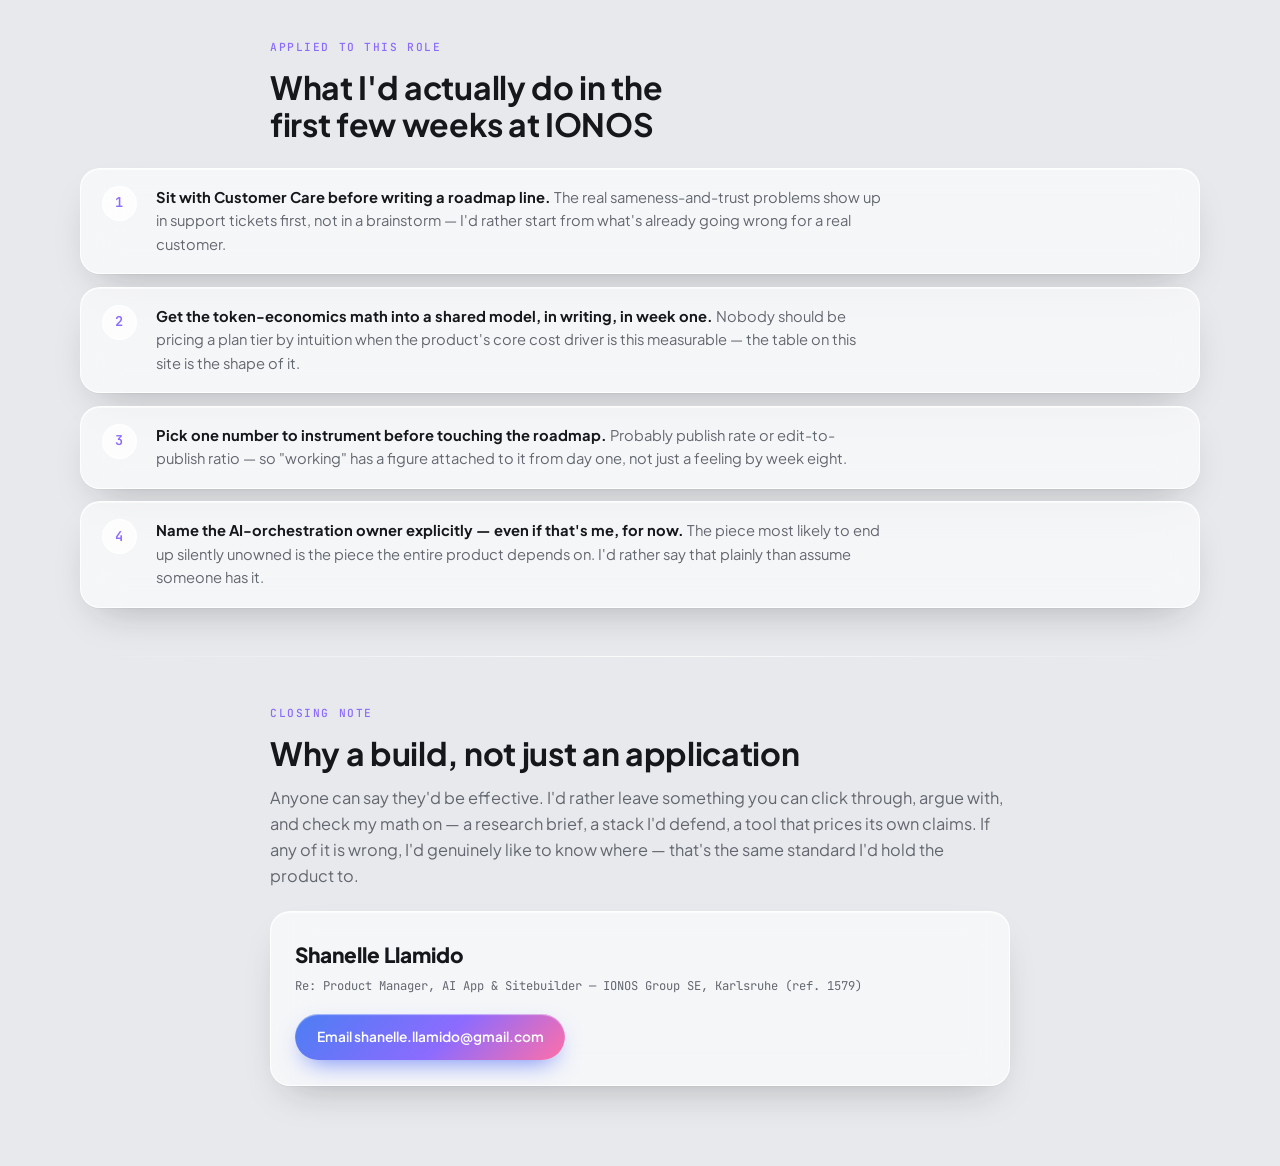
<file: operate.html>
<!doctype html>
<html lang="en">
<head>
<meta charset="utf-8" />
<meta name="viewport" content="width=device-width, initial-scale=1" />
<title>How I Operate</title>
<meta name="description" content="Six operating principles, each with proof already on this site, plus how they'd apply in the first weeks at IONOS. By Shanelle Llamido, for the Product Manager, AI App & Sitebuilder role." />
<link rel="preconnect" href="https://fonts.googleapis.com" />
<link rel="preconnect" href="https://fonts.gstatic.com" crossorigin />
<link rel="stylesheet" href="style.css" />
<style>
.principles{display:flex;flex-direction:column;gap:1rem;margin:1.8rem 0}
.principle{padding:1.3rem 1.4rem}
.principle .pn{
  font-family:var(--font-mono);font-size:.7rem;color:var(--soft-ink);
  display:flex;align-items:center;gap:.6rem;margin-bottom:.5rem;
}
.principle .pn .dot{width:6px;height:6px;border-radius:50%;background:var(--gradient);flex:0 0 auto}
.principle h3{font-size:1.05rem;margin:0 0 .4rem}
.principle p{margin:0 0 .7rem;color:var(--soft-ink);font-size:.93rem}
.proof{
  display:inline-flex;align-items:center;gap:.4rem;font-family:var(--font-mono);font-size:.7rem;
  color:var(--violet);text-decoration:none;
}
.proof:hover{text-decoration:underline}

.weeks{display:flex;flex-direction:column;gap:.8rem;margin:1.6rem 0}
.week-row{display:grid;grid-template-columns:2.4rem 1fr;gap:1rem;padding:1.05rem 1.3rem}
.week-row .wn{
  width:2.2rem;height:2.2rem;border-radius:50%;background:var(--glass-strong);border:1px solid var(--glass-border);
  display:flex;align-items:center;justify-content:center;font-family:var(--font-mono);font-size:.85rem;font-weight:600;color:var(--violet);
}
.week-row p{margin:0;font-size:.92rem;color:var(--soft-ink)}
.week-row b{color:var(--ink)}

.closing p{max-width:62ch;color:var(--soft-ink);font-size:1.02rem}
.contact{padding:1.6rem 1.5rem;margin-top:1.4rem}
.contact .who{font-family:var(--font-display);font-size:1.3rem;font-weight:800}
.contact .re{font-family:var(--font-mono);font-size:.76rem;color:var(--soft-ink);margin:.35rem 0 1.1rem}
</style>
</head>
<body>

<header class="topbar">
  <div class="topbar-inner">
    <a class="brand" href="index.html"><span class="dot"></span><span class="full">Cost Per Generation</span></a>
    <nav class="navlinks">
      <a href="index.html">Research</a>
      <a href="workflow.html">How it's built</a>
      <a href="operate.html" class="is-active">How I operate</a>
    </nav>
  </div>
</header>

<main>
  <div class="wrap">
    <span class="eyebrow">About the PM</span>
    <h1>How I operate</h1>
    <p class="lede">Product management is mostly judgment under uncertainty, made visible to other people. Here are six things I actually work by — each one has proof on this site already, not just a claim here.</p>
  </div>

  <!-- PRINCIPLES -->
  <section style="margin-top:3rem" id="principles">
    <div class="wrap">
      <div class="principles">
        <div class="principle card">
          <div class="pn"><span class="dot"></span>01</div>
          <h3>Ship the argument, not the deck</h3>
          <p>A memo says I understand the problem. A working demo, a real cost table, a stack I'd defend out loud — that's what actually shows how I think. Asked to demonstrate product thinking, my instinct is to build the thing, not describe it.</p>
          <a class="proof" href="index.html">→ this whole site is the answer</a>
        </div>
        <div class="principle card">
          <div class="pn"><span class="dot"></span>02</div>
          <h3>Make the tradeoff visible, not just the decision</h3>
          <p>Every real call has a reason it could go the other way. I write that down on purpose — not to hedge, but so the decision can be argued with and reversed cleanly if the facts change.</p>
          <a class="proof" href="workflow.html#stack">→ the stack review states what would flip each call</a>
        </div>
        <div class="principle card">
          <div class="pn"><span class="dot"></span>03</div>
          <h3>Name the missing piece, not just react to what's given</h3>
          <p>Handed a stack, a plan, or a brief, I look for what's quietly assumed rather than only grading what's already there. The gap is usually more important than the parts someone remembered to mention.</p>
          <a class="proof" href="workflow.html#stack">→ flagging AI orchestration and UI/UX design, unprompted</a>
        </div>
        <div class="principle card">
          <div class="pn"><span class="dot"></span>04</div>
          <h3>Talk numbers fluently, not directionally</h3>
          <p>"Make it cheaper" isn't a plan. Cost per token, per call, per feature, priced against real published rates — that's a plan, and it's the only version a finance conversation can actually use.</p>
          <a class="proof" href="workflow.html#estimator">→ the cost estimator runs real pricing, not vibes</a>
        </div>
        <div class="principle card">
          <div class="pn"><span class="dot"></span>05</div>
          <h3>Find the real leverage, not the obvious lever</h3>
          <p>"Be better than the competitor" isn't a strategy. Naming the specific weakness — credit opacity, a hard complexity ceiling — and building the one feature that targets it directly, is.</p>
          <a class="proof" href="index.html#top">→ the Lovable leverage points, each aimed at one named weakness</a>
        </div>
        <div class="principle card">
          <div class="pn"><span class="dot"></span>06</div>
          <h3>Default to building, not asking</h3>
          <p>Given an open question, I'd rather go find a defensible answer and bring back something concrete than hand back a list of things I'd need from someone else first.</p>
          <a class="proof" href="operate.html">→ this page exists because that's the default</a>
        </div>
      </div>
    </div>
  </section>

  <hr class="rule" />

  <!-- FIRST WEEKS -->
  <section id="first-weeks">
    <div class="wrap" style="max-width:740px">
      <span class="eyebrow">Applied to this role</span>
      <h2>What I'd actually do in the first few weeks at IONOS</h2>
    </div>
    <div class="wrap">
      <div class="weeks">
        <div class="week-row card">
          <span class="wn">1</span>
          <p><b>Sit with Customer Care before writing a roadmap line.</b> The real sameness-and-trust problems show up in support tickets first, not in a brainstorm — I'd rather start from what's already going wrong for a real customer.</p>
        </div>
        <div class="week-row card">
          <span class="wn">2</span>
          <p><b>Get the token-economics math into a shared model, in writing, in week one.</b> Nobody should be pricing a plan tier by intuition when the product's core cost driver is this measurable — the table on this site is the shape of it.</p>
        </div>
        <div class="week-row card">
          <span class="wn">3</span>
          <p><b>Pick one number to instrument before touching the roadmap.</b> Probably publish rate or edit-to-publish ratio — so "working" has a figure attached to it from day one, not just a feeling by week eight.</p>
        </div>
        <div class="week-row card">
          <span class="wn">4</span>
          <p><b>Name the AI-orchestration owner explicitly — even if that's me, for now.</b> The piece most likely to end up silently unowned is the piece the entire product depends on. I'd rather say that plainly than assume someone has it.</p>
        </div>
      </div>
    </div>
  </section>

  <hr class="rule" />

  <!-- CLOSING -->
  <section class="closing" id="contact">
    <div class="wrap" style="max-width:740px">
      <span class="eyebrow">Closing note</span>
      <h2>Why a build, not just an application</h2>
      <p>Anyone can say they'd be effective. I'd rather leave something you can click through, argue with, and check my math on — a research brief, a stack I'd defend, a tool that prices its own claims. If any of it is wrong, I'd genuinely like to know where — that's the same standard I'd hold the product to.</p>
      <div class="contact card">
        <div class="who">Shanelle Llamido</div>
        <div class="re">Re: Product Manager, AI App &amp; Sitebuilder — IONOS Group SE, Karlsruhe (ref. 1579)</div>
        <a class="btn btn-primary" href="mailto:shanelle.llamido@gmail.com?subject=Product%20Manager%2C%20AI%20App%20%26%20Sitebuilder%20%E2%80%94%20follow-up">Email shanelle.llamido@gmail.com</a>
      </div>
    </div>
  </section>

</main>

</body>
</html>
</file>
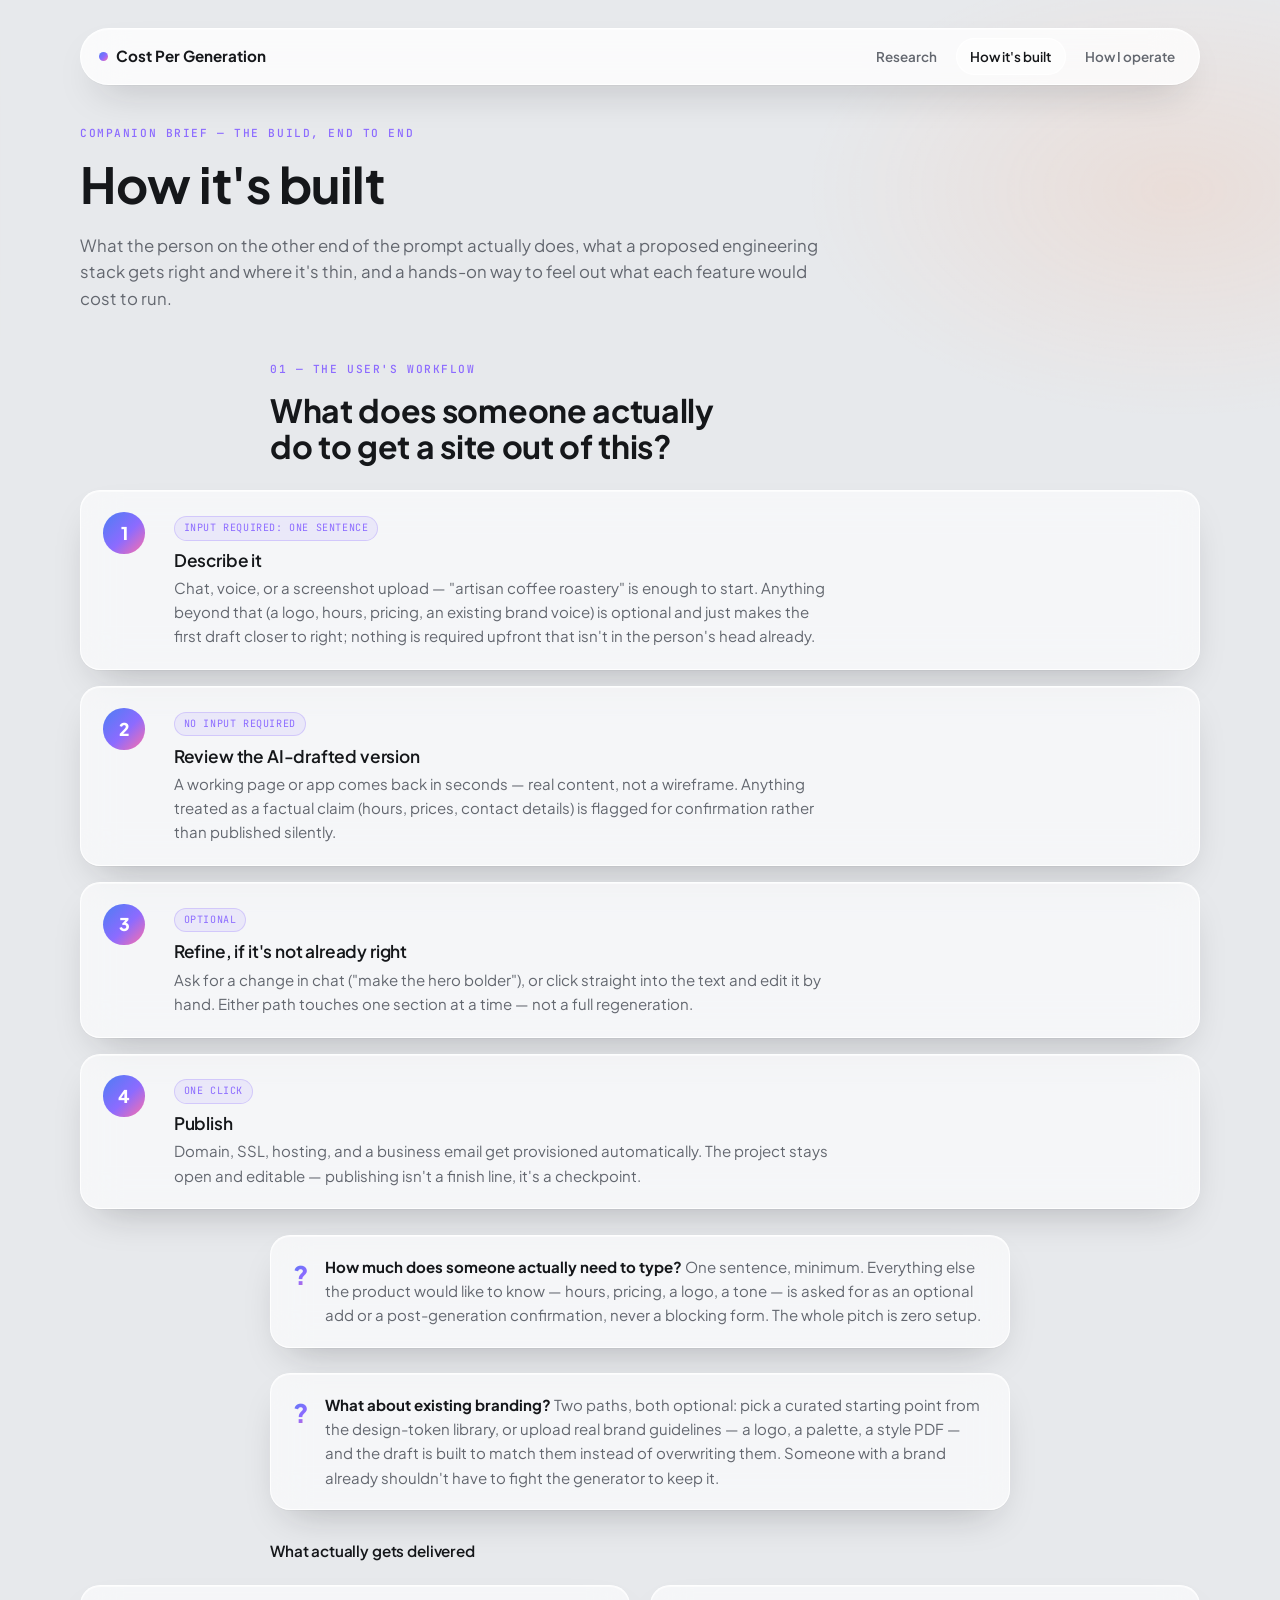
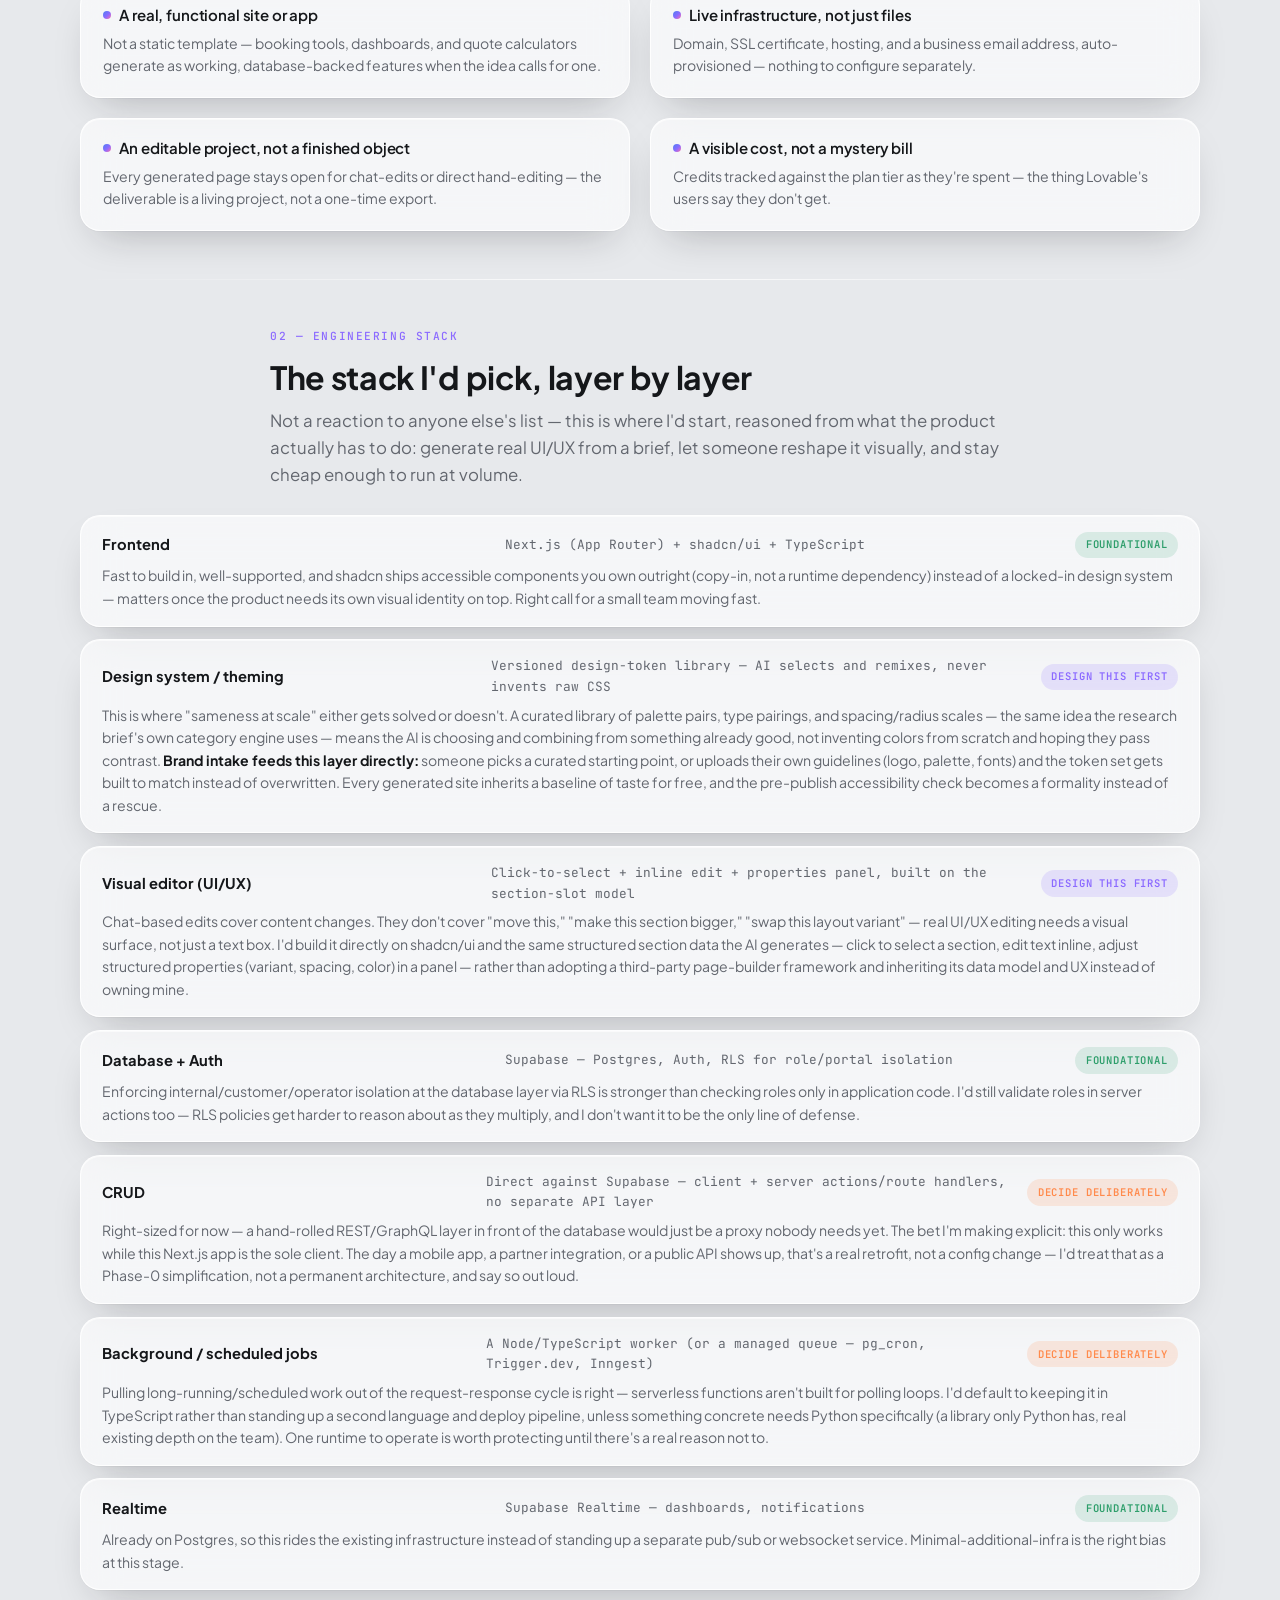
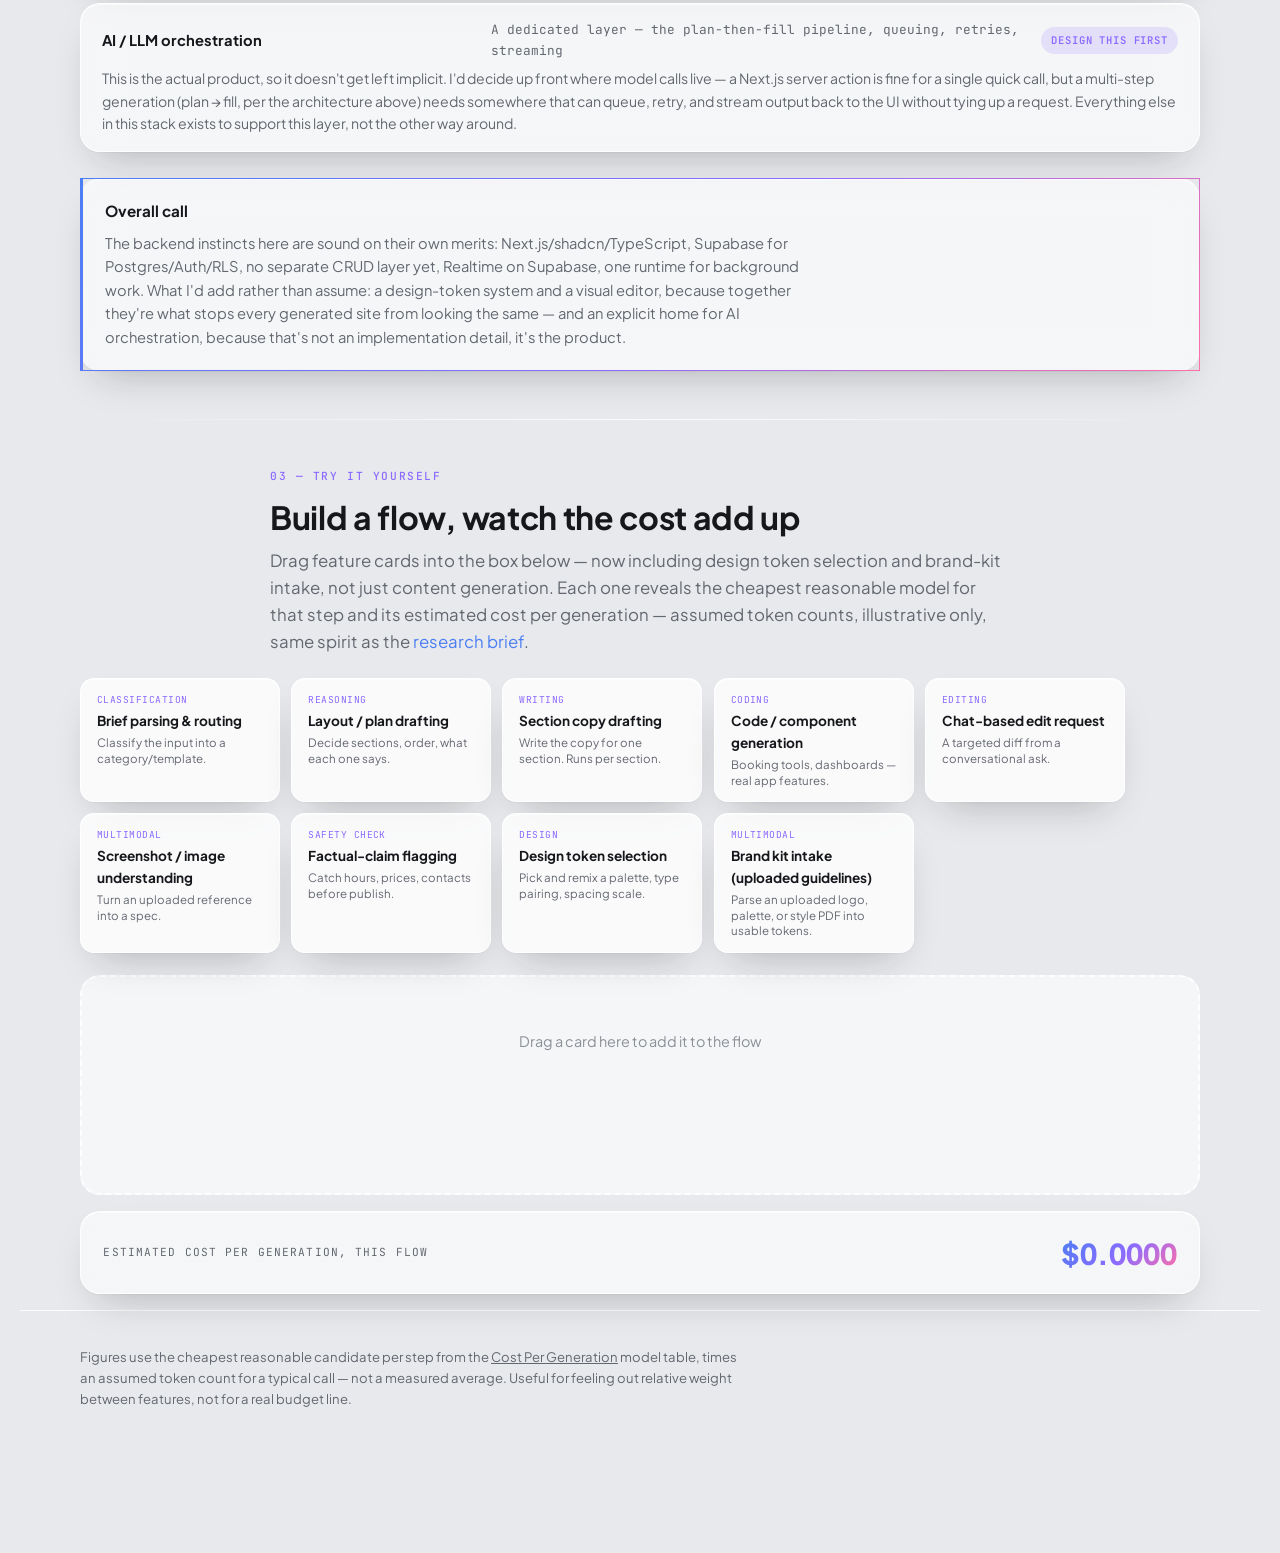
<file: workflow.html>
<!doctype html>
<html lang="en">
<head>
<meta charset="utf-8" />
<meta name="viewport" content="width=device-width, initial-scale=1" />
<title>How It's Built</title>
<meta name="description" content="The end-user flow for IONOS's AI App & Sitebuilder, a review of a proposed engineering stack, and a drag-and-drop tool to feel out feature-by-feature model costs." />
<link rel="preconnect" href="https://fonts.googleapis.com" />
<link rel="preconnect" href="https://fonts.gstatic.com" crossorigin />
<link rel="stylesheet" href="style.css" />
<style>
/* steps */
.steps{display:flex;flex-direction:column;gap:1rem;margin:1.6rem 0}
.step{display:grid;grid-template-columns:3.2rem 1fr;gap:1.2rem;padding:1.3rem 1.4rem}
.step .sn{
  width:2.6rem;height:2.6rem;border-radius:50%;background:var(--gradient);color:#fff;
  display:flex;align-items:center;justify-content:center;font-family:var(--font-display);font-weight:800;font-size:1.1rem;
}
.step h3{margin:.15rem 0 .35rem;font-size:1.08rem}
.step p{margin:0;color:var(--soft-ink);font-size:.94rem;max-width:60ch}
.step .badge{
  display:inline-block;font-family:var(--font-mono);font-size:.63rem;text-transform:uppercase;letter-spacing:.06em;
  color:var(--violet);background:rgba(140,107,255,.1);border:1px solid rgba(140,107,255,.25);
  border-radius:999px;padding:.2rem .55rem;margin-bottom:.5rem;
}

.deliver-grid{display:grid;grid-template-columns:1fr 1fr;gap:1.2rem;margin:1.6rem 0}
@media (max-width:640px){ .deliver-grid{grid-template-columns:1fr} }
.deliver{padding:1.3rem 1.4rem}
.deliver h3{font-size:.94rem;margin-bottom:.5rem;display:flex;align-items:center;gap:.5rem}
.deliver h3 .ic{width:8px;height:8px;border-radius:50%;background:var(--gradient);flex:0 0 auto}
.deliver p{margin:0;font-size:.88rem;color:var(--soft-ink)}

.qcallout{
  display:flex;gap:1rem;align-items:flex-start;padding:1.2rem 1.4rem;margin:1.6rem 0;
}
.qcallout .q{font-family:var(--font-display);font-size:1.6rem;font-weight:800;background:var(--gradient);-webkit-background-clip:text;background-clip:text;color:transparent;flex:0 0 auto}
.qcallout p{margin:0;color:var(--soft-ink);font-size:.94rem}
.qcallout b{color:var(--ink)}

/* stack review */
.stack-list{display:flex;flex-direction:column;gap:.8rem;margin:1.6rem 0}
.stack-row{display:grid;grid-template-columns:1.4fr 2fr auto;gap:1rem;align-items:center;padding:1rem 1.3rem}
@media (max-width:760px){ .stack-row{grid-template-columns:1fr}}
.stack-row .layer{font-weight:700;font-size:.92rem}
.stack-row .choice{font-family:var(--font-mono);font-size:.8rem;color:var(--soft-ink)}
.verdict{
  font-family:var(--font-mono);font-size:.66rem;text-transform:uppercase;letter-spacing:.08em;
  padding:.3rem .65rem;border-radius:999px;white-space:nowrap;font-weight:600;
}
.verdict.keep{background:rgba(46,158,107,.14);color:var(--good)}
.verdict.watch{background:rgba(255,138,76,.16);color:var(--coral)}
.verdict.gap{background:rgba(224,86,63,.14);color:var(--bad)}
.verdict.priority{background:rgba(140,107,255,.16);color:var(--violet)}
.stack-detail{padding:0 1.3rem 1rem;margin-top:-.6rem;font-size:.88rem;color:var(--soft-ink)}
.stack-detail b{color:var(--ink)}

.verdict-box{padding:1.3rem 1.4rem;margin-top:1.4rem;border-left:3px solid transparent;border-image:var(--gradient) 1}
.verdict-box h4{margin:0 0 .5rem;font-size:.95rem}
.verdict-box p{margin:0;color:var(--soft-ink);font-size:.92rem}

/* estimator */
.palette{display:flex;flex-wrap:wrap;gap:.7rem;margin:1.4rem 0}
.flow-card{
  touch-action:none;cursor:grab;user-select:none;
  display:flex;flex-direction:column;gap:.2rem;padding:.8rem 1rem;width:200px;
  background:var(--glass-strong);border:1px solid var(--glass-border);border-radius:14px;box-shadow:var(--glass-shadow);
}
.flow-card:active{cursor:grabbing}
.flow-card.used{opacity:.28;pointer-events:none}
.flow-card .fname{font-weight:700;font-size:.85rem}
.flow-card .fdesc{font-size:.72rem;color:var(--soft-ink);line-height:1.35}
.flow-card .ftag{font-family:var(--font-mono);font-size:.6rem;text-transform:uppercase;letter-spacing:.05em;color:var(--violet)}

.ghost{
  position:fixed;z-index:999;pointer-events:none;width:200px;
  padding:.8rem 1rem;background:var(--glass-strong);border:1px solid var(--glass-border);
  border-radius:14px;box-shadow:0 24px 50px -16px rgba(20,22,26,.4);transform:translate(-50%,-50%) rotate(-2deg);
}
.ghost .fname{font-weight:700;font-size:.85rem}

.dropzone{
  min-height:220px;padding:1.3rem;margin:0 0 1rem;
  display:flex;flex-wrap:wrap;align-content:flex-start;gap:.8rem;
  border:2px dashed var(--glass-border);border-radius:20px;background:var(--glass);
  transition:border-color .15s, background .15s;
}
.dropzone.over{border-color:var(--violet);background:rgba(140,107,255,.08)}
.dropzone .empty-msg{
  width:100%;text-align:center;color:var(--faint-ink);font-size:.9rem;margin:auto;padding:2rem 0;
}
.result-card{
  width:230px;padding:.85rem 1rem;background:var(--glass-strong);border:1px solid var(--glass-border);
  border-radius:14px;box-shadow:var(--glass-shadow);position:relative;
}
.result-card .rm{
  position:absolute;top:.5rem;right:.6rem;background:none;border:0;color:var(--faint-ink);cursor:pointer;
  font-size:.9rem;line-height:1;padding:.2rem;
}
.result-card .rm:hover{color:var(--bad)}
.result-card .fname{font-weight:700;font-size:.83rem;margin-bottom:.4rem;padding-right:1.2rem}
.result-card .models{display:flex;flex-wrap:wrap;gap:.3rem;margin-bottom:.5rem}
.result-card .mchip{
  font-family:var(--font-mono);font-size:.6rem;background:rgba(120,120,130,.1);border:1px solid var(--glass-border);
  border-radius:999px;padding:.15rem .5rem;color:var(--soft-ink);
}
.result-card .cost{font-family:var(--font-mono);font-size:.82rem;font-weight:600;color:var(--good)}

.totalbar{
  display:flex;align-items:center;justify-content:space-between;gap:1rem;flex-wrap:wrap;
  padding:1.1rem 1.4rem;
}
.totalbar .label{font-family:var(--font-mono);font-size:.7rem;text-transform:uppercase;letter-spacing:.1em;color:var(--soft-ink)}
.totalbar .amount{font-family:var(--font-display);font-size:1.8rem;font-weight:800;font-variant-numeric:tabular-nums}
.totalbar .amount span{background:var(--gradient);-webkit-background-clip:text;background-clip:text;color:transparent}
</style>
</head>
<body>

<header class="topbar">
  <div class="topbar-inner">
    <a class="brand" href="index.html"><span class="dot"></span><span class="full">Cost Per Generation</span></a>
    <nav class="navlinks">
      <a href="index.html">Research</a>
      <a href="workflow.html" class="is-active">How it's built</a>
      <a href="operate.html">How I operate</a>
    </nav>
  </div>
</header>

<main>
  <div class="wrap">
    <span class="eyebrow">Companion brief — the build, end to end</span>
    <h1>How it's built</h1>
    <p class="lede">What the person on the other end of the prompt actually does, what a proposed engineering stack gets right and where it's thin, and a hands-on way to feel out what each feature would cost to run.</p>
  </div>

  <!-- WORKFLOW -->
  <section style="margin-top:3rem" id="workflow">
    <div class="wrap" style="max-width:740px">
      <span class="eyebrow">01 — The user's workflow</span>
      <h2>What does someone actually do to get a site out of this?</h2>
    </div>
    <div class="wrap">
      <div class="steps">
        <div class="step card">
          <div class="sn">1</div>
          <div>
            <span class="badge">Input required: one sentence</span>
            <h3>Describe it</h3>
            <p>Chat, voice, or a screenshot upload — "artisan coffee roastery" is enough to start. Anything beyond that (a logo, hours, pricing, an existing brand voice) is optional and just makes the first draft closer to right; nothing is required upfront that isn't in the person's head already.</p>
          </div>
        </div>
        <div class="step card">
          <div class="sn">2</div>
          <div>
            <span class="badge">No input required</span>
            <h3>Review the AI-drafted version</h3>
            <p>A working page or app comes back in seconds — real content, not a wireframe. Anything treated as a factual claim (hours, prices, contact details) is flagged for confirmation rather than published silently.</p>
          </div>
        </div>
        <div class="step card">
          <div class="sn">3</div>
          <div>
            <span class="badge">Optional</span>
            <h3>Refine, if it's not already right</h3>
            <p>Ask for a change in chat ("make the hero bolder"), or click straight into the text and edit it by hand. Either path touches one section at a time — not a full regeneration.</p>
          </div>
        </div>
        <div class="step card">
          <div class="sn">4</div>
          <div>
            <span class="badge">One click</span>
            <h3>Publish</h3>
            <p>Domain, SSL, hosting, and a business email get provisioned automatically. The project stays open and editable — publishing isn't a finish line, it's a checkpoint.</p>
          </div>
        </div>
      </div>
    </div>

    <div class="wrap" style="max-width:740px">
      <div class="qcallout card">
        <span class="q">?</span>
        <p><b>How much does someone actually need to type?</b> One sentence, minimum. Everything else the product would like to know — hours, pricing, a logo, a tone — is asked for as an optional add or a post-generation confirmation, never a blocking form. The whole pitch is zero setup.</p>
      </div>
    </div>

    <div class="wrap" style="max-width:740px">
      <div class="qcallout card">
        <span class="q">?</span>
        <p><b>What about existing branding?</b> Two paths, both optional: pick a curated starting point from the design-token library, or upload real brand guidelines — a logo, a palette, a style PDF — and the draft is built to match them instead of overwriting them. Someone with a brand already shouldn't have to fight the generator to keep it.</p>
      </div>
    </div>

    <div class="wrap" style="max-width:740px">
      <h3 style="font-size:.95rem;margin:2rem 0 0">What actually gets delivered</h3>
    </div>
    <div class="wrap">
      <div class="deliver-grid">
        <div class="deliver card"><h3><span class="ic"></span>A real, functional site or app</h3><p>Not a static template — booking tools, dashboards, and quote calculators generate as working, database-backed features when the idea calls for one.</p></div>
        <div class="deliver card"><h3><span class="ic"></span>Live infrastructure, not just files</h3><p>Domain, SSL certificate, hosting, and a business email address, auto-provisioned — nothing to configure separately.</p></div>
        <div class="deliver card"><h3><span class="ic"></span>An editable project, not a finished object</h3><p>Every generated page stays open for chat-edits or direct hand-editing — the deliverable is a living project, not a one-time export.</p></div>
        <div class="deliver card"><h3><span class="ic"></span>A visible cost, not a mystery bill</h3><p>Credits tracked against the plan tier as they're spent — the thing Lovable's users say they don't get.</p></div>
      </div>
    </div>
  </section>

  <hr class="rule" />

  <!-- STACK REVIEW -->
  <section id="stack">
    <div class="wrap" style="max-width:740px">
      <span class="eyebrow">02 — Engineering stack</span>
      <h2>The stack I'd pick, layer by layer</h2>
      <p class="lede">Not a reaction to anyone else's list — this is where I'd start, reasoned from what the product actually has to do: generate real UI/UX from a brief, let someone reshape it visually, and stay cheap enough to run at volume.</p>
    </div>
    <div class="wrap">
      <div class="stack-list">
        <div class="card">
          <div class="stack-row">
            <span class="layer">Frontend</span>
            <span class="choice">Next.js (App Router) + shadcn/ui + TypeScript</span>
            <span class="verdict keep">Foundational</span>
          </div>
          <div class="stack-detail">Fast to build in, well-supported, and shadcn ships accessible components you own outright (copy-in, not a runtime dependency) instead of a locked-in design system — matters once the product needs its own visual identity on top. Right call for a small team moving fast.</div>
        </div>
        <div class="card">
          <div class="stack-row">
            <span class="layer">Design system / theming</span>
            <span class="choice">Versioned design-token library — AI selects and remixes, never invents raw CSS</span>
            <span class="verdict priority">Design this first</span>
          </div>
          <div class="stack-detail">This is where "sameness at scale" either gets solved or doesn't. A curated library of palette pairs, type pairings, and spacing/radius scales — the same idea the research brief's own category engine uses — means the AI is choosing and combining from something already good, not inventing colors from scratch and hoping they pass contrast. <b>Brand intake feeds this layer directly:</b> someone picks a curated starting point, or uploads their own guidelines (logo, palette, fonts) and the token set gets built to match instead of overwritten. Every generated site inherits a baseline of taste for free, and the pre-publish accessibility check becomes a formality instead of a rescue.</div>
        </div>
        <div class="card">
          <div class="stack-row">
            <span class="layer">Visual editor (UI/UX)</span>
            <span class="choice">Click-to-select + inline edit + properties panel, built on the section-slot model</span>
            <span class="verdict priority">Design this first</span>
          </div>
          <div class="stack-detail">Chat-based edits cover content changes. They don't cover "move this," "make this section bigger," "swap this layout variant" — real UI/UX editing needs a visual surface, not just a text box. I'd build it directly on shadcn/ui and the same structured section data the AI generates — click to select a section, edit text inline, adjust structured properties (variant, spacing, color) in a panel — rather than adopting a third-party page-builder framework and inheriting its data model and UX instead of owning mine.</div>
        </div>
        <div class="card">
          <div class="stack-row">
            <span class="layer">Database + Auth</span>
            <span class="choice">Supabase — Postgres, Auth, RLS for role/portal isolation</span>
            <span class="verdict keep">Foundational</span>
          </div>
          <div class="stack-detail">Enforcing internal/customer/operator isolation at the database layer via RLS is stronger than checking roles only in application code. I'd still validate roles in server actions too — RLS policies get harder to reason about as they multiply, and I don't want it to be the only line of defense.</div>
        </div>
        <div class="card">
          <div class="stack-row">
            <span class="layer">CRUD</span>
            <span class="choice">Direct against Supabase — client + server actions/route handlers, no separate API layer</span>
            <span class="verdict watch">Decide deliberately</span>
          </div>
          <div class="stack-detail">Right-sized for now — a hand-rolled REST/GraphQL layer in front of the database would just be a proxy nobody needs yet. The bet I'm making explicit: this only works while this Next.js app is the sole client. The day a mobile app, a partner integration, or a public API shows up, that's a real retrofit, not a config change — I'd treat that as a Phase-0 simplification, not a permanent architecture, and say so out loud.</div>
        </div>
        <div class="card">
          <div class="stack-row">
            <span class="layer">Background / scheduled jobs</span>
            <span class="choice">A Node/TypeScript worker (or a managed queue — pg_cron, Trigger.dev, Inngest)</span>
            <span class="verdict watch">Decide deliberately</span>
          </div>
          <div class="stack-detail">Pulling long-running/scheduled work out of the request-response cycle is right — serverless functions aren't built for polling loops. I'd default to keeping it in TypeScript rather than standing up a second language and deploy pipeline, unless something concrete needs Python specifically (a library only Python has, real existing depth on the team). One runtime to operate is worth protecting until there's a real reason not to.</div>
        </div>
        <div class="card">
          <div class="stack-row">
            <span class="layer">Realtime</span>
            <span class="choice">Supabase Realtime — dashboards, notifications</span>
            <span class="verdict keep">Foundational</span>
          </div>
          <div class="stack-detail">Already on Postgres, so this rides the existing infrastructure instead of standing up a separate pub/sub or websocket service. Minimal-additional-infra is the right bias at this stage.</div>
        </div>
        <div class="card">
          <div class="stack-row">
            <span class="layer">AI / LLM orchestration</span>
            <span class="choice">A dedicated layer — the plan-then-fill pipeline, queuing, retries, streaming</span>
            <span class="verdict priority">Design this first</span>
          </div>
          <div class="stack-detail">This is the actual product, so it doesn't get left implicit. I'd decide up front where model calls live — a Next.js server action is fine for a single quick call, but a multi-step generation (plan → fill, per the architecture above) needs somewhere that can queue, retry, and stream output back to the UI without tying up a request. Everything else in this stack exists to support this layer, not the other way around.</div>
        </div>
      </div>

      <div class="verdict-box card">
        <h4>Overall call</h4>
        <p>The backend instincts here are sound on their own merits: Next.js/shadcn/TypeScript, Supabase for Postgres/Auth/RLS, no separate CRUD layer yet, Realtime on Supabase, one runtime for background work. What I'd add rather than assume: a design-token system and a visual editor, because together they're what stops every generated site from looking the same — and an explicit home for AI orchestration, because that's not an implementation detail, it's the product.</p>
      </div>
    </div>
  </section>

  <hr class="rule" />

  <!-- ESTIMATOR -->
  <section id="estimator">
    <div class="wrap" style="max-width:740px">
      <span class="eyebrow">03 — Try it yourself</span>
      <h2>Build a flow, watch the cost add up</h2>
      <p class="lede">Drag feature cards into the box below — now including design token selection and brand-kit intake, not just content generation. Each one reveals the cheapest reasonable model for that step and its estimated cost per generation — assumed token counts, illustrative only, same spirit as the <a href="index.html">research brief</a>.</p>
    </div>
    <div class="wrap">
      <div class="palette" id="palette"></div>

      <div class="dropzone" id="dropzone">
        <span class="empty-msg" id="emptyMsg">Drag a card here to add it to the flow</span>
      </div>

      <div class="totalbar card">
        <span class="label">Estimated cost per generation, this flow</span>
        <span class="amount"><span id="totalAmount">$0.0000</span></span>
      </div>
    </div>
  </section>

  <footer>
    <div class="wrap">
      <p>Figures use the cheapest reasonable candidate per step from the <a href="index.html">Cost Per Generation</a> model table, times an assumed token count for a typical call — not a measured average. Useful for feeling out relative weight between features, not for a real budget line.</p>
    </div>
  </footer>
</main>

<script>
(function(){
  var FEATURES = [
    { id:'parse', name:'Brief parsing & routing', desc:'Classify the input into a category/template.', tag:'classification', models:['Command R7B','GPT-5 Nano'], cost:0.000038 },
    { id:'plan', name:'Layout / plan drafting', desc:'Decide sections, order, what each one says.', tag:'reasoning', models:['Gemini 3 Flash','Claude Sonnet 5'], cost:0.003150 },
    { id:'copy', name:'Section copy drafting', desc:'Write the copy for one section. Runs per section.', tag:'writing', models:['Claude Haiku 4.5','GPT-5 Mini'], cost:0.002800 },
    { id:'code', name:'Code / component generation', desc:'Booking tools, dashboards — real app features.', tag:'coding', models:['Kimi K2.7 Code','Qwen3 Coder'], cost:0.010970 },
    { id:'edit', name:'Chat-based edit request', desc:'A targeted diff from a conversational ask.', tag:'editing', models:['Claude Haiku 4.5','Grok 4.1'], cost:0.002500 },
    { id:'vision', name:'Screenshot / image understanding', desc:'Turn an uploaded reference into a spec.', tag:'multimodal', models:['Gemini 3.1 Pro','GPT-5.5'], cost:0.007200 },
    { id:'flag', name:'Factual-claim flagging', desc:'Catch hours, prices, contacts before publish.', tag:'safety check', models:['Command R7B','GPT-5 Nano'], cost:0.000023 },
    { id:'tokens', name:'Design token selection', desc:'Pick and remix a palette, type pairing, spacing scale.', tag:'design', models:['Command R7B','Claude Haiku 4.5'], cost:0.000031 },
    { id:'brandkit', name:'Brand kit intake (uploaded guidelines)', desc:'Parse an uploaded logo, palette, or style PDF into usable tokens.', tag:'multimodal', models:['Gemini 3.1 Pro','GPT-5.5'], cost:0.007600 }
  ];

  var palette = document.getElementById('palette');
  var dropzone = document.getElementById('dropzone');
  var emptyMsg = document.getElementById('emptyMsg');
  var totalAmount = document.getElementById('totalAmount');
  var total = 0;

  function fmt(n){
    if(n === 0) return '$0.0000';
    if(n < 0.001) return '$' + n.toFixed(6);
    if(n < 0.01) return '$' + n.toFixed(5);
    return '$' + n.toFixed(4);
  }

  FEATURES.forEach(function(f){
    var card = document.createElement('div');
    card.className = 'flow-card';
    card.id = 'card-' + f.id;
    card.innerHTML = '<span class="ftag">' + f.tag + '</span><span class="fname">' + f.name + '</span><span class="fdesc">' + f.desc + '</span>';
    palette.appendChild(card);
    wireDrag(card, f);
  });

  function wireDrag(card, f){
    card.addEventListener('pointerdown', function(e){
      if(card.classList.contains('used')) return;
      e.preventDefault();
      var ghost = document.createElement('div');
      ghost.className = 'ghost';
      ghost.innerHTML = '<span class="fname">' + f.name + '</span>';
      document.body.appendChild(ghost);
      moveGhost(e.clientX, e.clientY);

      function moveGhost(x,y){ ghost.style.left = x + 'px'; ghost.style.top = y + 'px'; }

      function onMove(ev){
        moveGhost(ev.clientX, ev.clientY);
        var r = dropzone.getBoundingClientRect();
        var inside = ev.clientX >= r.left && ev.clientX <= r.right && ev.clientY >= r.top && ev.clientY <= r.bottom;
        dropzone.classList.toggle('over', inside);
      }
      function onUp(ev){
        window.removeEventListener('pointermove', onMove);
        window.removeEventListener('pointerup', onUp);
        dropzone.classList.remove('over');
        var r = dropzone.getBoundingClientRect();
        var inside = ev.clientX >= r.left && ev.clientX <= r.right && ev.clientY >= r.top && ev.clientY <= r.bottom;
        ghost.remove();
        if(inside) addToFlow(f, card);
      }
      window.addEventListener('pointermove', onMove);
      window.addEventListener('pointerup', onUp);
    });
  }

  function addToFlow(f, card){
    card.classList.add('used');
    emptyMsg.style.display = 'none';

    var rc = document.createElement('div');
    rc.className = 'result-card';
    rc.id = 'result-' + f.id;
    rc.innerHTML =
      '<button class="rm" aria-label="Remove ' + f.name + '">×</button>' +
      '<div class="fname">' + f.name + '</div>' +
      '<div class="models">' + f.models.map(function(m){ return '<span class="mchip">' + m + '</span>'; }).join('') + '</div>' +
      '<div class="cost">' + fmt(f.cost) + ' / call</div>';
    dropzone.appendChild(rc);

    total += f.cost;
    totalAmount.textContent = fmt(total);

    rc.querySelector('.rm').addEventListener('click', function(){
      rc.remove();
      card.classList.remove('used');
      total -= f.cost;
      totalAmount.textContent = fmt(total);
      if(!dropzone.querySelector('.result-card')) emptyMsg.style.display = '';
    });
  }
})();
</script>
</body>
</html>
</file>
<file: style.css>
@import url('https://fonts.googleapis.com/css2?family=Plus+Jakarta+Sans:ital,wght@0,400;0,500;0,600;0,700;0,800;1,500&family=JetBrains+Mono:wght@400;500;600&display=swap');

:root{
  --bg:#E7E9EC;
  --bg-2:#DEE1E6;
  --ink:#15171A;
  --soft-ink:#63676F;
  --faint-ink:#8B8F97;

  --glass:rgba(255,255,255,.60);
  --glass-strong:rgba(255,255,255,.78);
  --glass-border:rgba(255,255,255,.85);
  --glass-shadow:0 1px 1px rgba(20,22,26,.03), 0 18px 40px -18px rgba(20,22,26,.28), inset 0 1px 0 rgba(255,255,255,.6);

  --blue:#4C7EF3;
  --violet:#8C6BFF;
  --pink:#FF6FA8;
  --coral:#FF8A4C;
  --good:#2E9E6B;
  --bad:#E0563F;

  --gradient: linear-gradient(135deg, var(--blue), var(--violet) 55%, var(--pink));
  --gradient-soft: linear-gradient(135deg, color-mix(in srgb, var(--blue) 22%, transparent), color-mix(in srgb, var(--violet) 18%, transparent) 55%, color-mix(in srgb, var(--pink) 16%, transparent));

  --font-display:'Plus Jakarta Sans', system-ui, sans-serif;
  --font-body:'Plus Jakarta Sans', system-ui, sans-serif;
  --font-mono:'JetBrains Mono', ui-monospace, monospace;
  --maxw:1120px;
}

@media (prefers-color-scheme: dark){
  :root:not([data-theme="light"]){
    --bg:#0D0F13; --bg-2:#14171D;
    --ink:#EEF0F3; --soft-ink:#9FA4AC; --faint-ink:#6B6F78;
    --glass:rgba(255,255,255,.055); --glass-strong:rgba(255,255,255,.09);
    --glass-border:rgba(255,255,255,.14);
    --glass-shadow:0 1px 1px rgba(0,0,0,.4), 0 24px 50px -20px rgba(0,0,0,.65), inset 0 1px 0 rgba(255,255,255,.06);
    --blue:#6E97FF; --violet:#A78BFF; --pink:#FF86B8; --coral:#FFA36B;
    --good:#4CBE8B; --bad:#FF7A63;
  }
}
:root[data-theme="dark"]{
  --bg:#0D0F13; --bg-2:#14171D;
  --ink:#EEF0F3; --soft-ink:#9FA4AC; --faint-ink:#6B6F78;
  --glass:rgba(255,255,255,.055); --glass-strong:rgba(255,255,255,.09);
  --glass-border:rgba(255,255,255,.14);
  --glass-shadow:0 1px 1px rgba(0,0,0,.4), 0 24px 50px -20px rgba(0,0,0,.65), inset 0 1px 0 rgba(255,255,255,.06);
  --blue:#6E97FF; --violet:#A78BFF; --pink:#FF86B8; --coral:#FFA36B;
  --good:#4CBE8B; --bad:#FF7A63;
}

*,*::before,*::after{box-sizing:border-box}
html{background:var(--bg)}
body{
  margin:0; background:
    radial-gradient(760px 420px at 14% -6%, color-mix(in srgb, var(--blue) 14%, transparent), transparent 60%),
    radial-gradient(620px 380px at 92% 4%, color-mix(in srgb, var(--coral) 12%, transparent), transparent 60%),
    var(--bg);
  color:var(--ink); font-family:var(--font-body); font-size:16px; line-height:1.6;
  -webkit-font-smoothing:antialiased; padding:0 20px;
}
@media (prefers-reduced-motion:reduce){ *{animation-duration:.001ms!important;transition-duration:.001ms!important} }
:focus-visible{outline:2px solid var(--blue); outline-offset:2px; border-radius:4px}
a{color:var(--blue); text-decoration:none}
img{max-width:100%}

h1,h2,h3{font-family:var(--font-display);font-weight:700;line-height:1.14;margin:0 0 .4em;letter-spacing:-.01em;text-wrap:balance}
h1{font-size:clamp(2.1rem,5vw,3.1rem)}
h2{font-size:clamp(1.5rem,3.2vw,2rem)}
h3{font-size:1.1rem;font-weight:600}
p{margin:0 0 1rem;max-width:66ch}
.lede{color:var(--soft-ink);font-size:1.05rem;max-width:62ch}
.wrap{max-width:var(--maxw);margin:0 auto}

.eyebrow{
  font-family:var(--font-mono);font-size:.7rem;text-transform:uppercase;letter-spacing:.14em;
  font-weight:500;color:var(--violet);margin:0 0 .8rem;display:block;
}

/* ===== nav ===== */
.topbar{position:sticky;top:14px;z-index:50;padding-top:14px;margin-bottom:1rem}
.topbar-inner{
  max-width:var(--maxw);margin:0 auto;display:flex;align-items:center;justify-content:space-between;
  gap:1rem;background:var(--glass-strong);backdrop-filter:blur(22px) saturate(160%);-webkit-backdrop-filter:blur(22px) saturate(160%);
  border:1px solid var(--glass-border);border-radius:999px;box-shadow:var(--glass-shadow);
  padding:.55rem .6rem .55rem 1.1rem;
}
.brand{font-weight:700;font-size:.95rem;color:var(--ink);display:flex;align-items:center;gap:.5rem}
.brand .dot{width:9px;height:9px;border-radius:50%;background:var(--gradient)}
.navlinks{display:flex;gap:.3rem}
.navlinks a{
  font-size:.84rem;font-weight:600;color:var(--soft-ink);padding:.5rem .9rem;border-radius:999px;transition:.15s;
}
.navlinks a:hover{color:var(--ink);background:rgba(120,120,130,.1)}
.navlinks a.is-active{color:var(--ink);background:var(--glass);box-shadow:inset 0 0 0 1px var(--glass-border)}

main{padding-block:2.4rem 5rem}
.rule{height:1px;background:linear-gradient(90deg, transparent, var(--glass-border), transparent);border:0;max-width:var(--maxw);margin:3rem auto}
section{max-width:var(--maxw);margin:0 auto}

/* ===== glass surfaces ===== */
.card{
  background:var(--glass);backdrop-filter:blur(18px) saturate(150%);-webkit-backdrop-filter:blur(18px) saturate(150%);
  border:1px solid var(--glass-border);border-radius:20px;box-shadow:var(--glass-shadow);
}
.note{
  font-family:var(--font-mono);font-size:.78rem;color:var(--soft-ink);
  background:var(--glass);border:1px solid var(--glass-border);border-radius:14px;
  padding:.8rem 1rem;margin:1rem 0 1.6rem;max-width:66ch;backdrop-filter:blur(14px);
}
.note b{color:var(--ink)}

/* ===== buttons / pills ===== */
.btn{
  font-family:var(--font-display);font-weight:600;font-size:.86rem;border:0;cursor:pointer;
  border-radius:999px;padding:.75rem 1.35rem;display:inline-flex;align-items:center;gap:.5rem;
  transition:transform .12s, box-shadow .2s;
}
.btn:active{transform:translateY(1px)}
.btn-glass{
  background:var(--glass-strong);color:var(--ink);border:1px solid var(--glass-border);
  box-shadow:var(--glass-shadow);
}
.btn-primary{
  background:var(--gradient); color:#fff;
  box-shadow:0 1px 1px rgba(255,255,255,.5) inset, 0 10px 26px -10px color-mix(in srgb, var(--blue) 70%, var(--violet));
}
.btn-primary:hover{box-shadow:0 1px 1px rgba(255,255,255,.5) inset, 0 14px 32px -10px color-mix(in srgb, var(--blue) 75%, var(--violet))}
.btn-coral{
  background:linear-gradient(135deg, var(--coral), #FFB25C);
  color:#3A1E00; box-shadow:0 10px 26px -10px color-mix(in srgb, var(--coral) 65%, transparent);
}

.chip{
  font-family:var(--font-mono);font-size:.7rem;text-transform:uppercase;letter-spacing:.06em;
  background:var(--glass);border:1px solid var(--glass-border);color:var(--soft-ink);
  border-radius:999px;padding:.42rem .85rem;cursor:pointer;transition:.15s;backdrop-filter:blur(10px);
}
.chip:hover{color:var(--ink)}
.chip.active{background:var(--gradient);border-color:transparent;color:#fff;box-shadow:0 6px 18px -8px color-mix(in srgb, var(--violet) 60%, transparent)}

/* ===== tables ===== */
.table-wrap{overflow-x:auto;border:1px solid var(--glass-border);border-radius:16px;background:var(--glass);backdrop-filter:blur(16px);margin-bottom:1.6rem}
table{border-collapse:collapse;width:100%;min-width:820px;font-size:.86rem}
th,td{text-align:left;padding:.65rem .9rem;vertical-align:top;border-bottom:1px solid var(--glass-border)}
thead th{
  font-family:var(--font-mono);font-size:.65rem;text-transform:uppercase;letter-spacing:.08em;
  color:var(--soft-ink);background:rgba(120,120,130,.06);white-space:nowrap;
}
tbody tr.hide{display:none}
tbody tr:last-child td{border-bottom:0}
td.num{font-family:var(--font-mono);font-variant-numeric:tabular-nums;white-space:nowrap;color:var(--ink)}
td.model{font-weight:700}
td.provider{color:var(--soft-ink);white-space:nowrap}
.tier-row td{background:rgba(140,107,255,.08);font-family:var(--font-mono);font-size:.66rem;text-transform:uppercase;letter-spacing:.1em;color:var(--violet);font-weight:700;padding:.5rem .9rem}
.tag{
  display:inline-block;font-family:var(--font-mono);font-size:.6rem;text-transform:uppercase;
  letter-spacing:.05em;padding:.16rem .42rem;border-radius:5px;margin:0 .2rem .2rem 0;
  background:rgba(120,120,130,.1);color:var(--soft-ink);border:1px solid var(--glass-border);
}
.flag{color:var(--bad);font-family:var(--font-mono)}

footer{border-top:1px solid var(--glass-border);margin-top:1rem;padding-block:2.2rem 3rem}
footer .wrap{font-size:.82rem;color:var(--soft-ink)}
footer h4{font-family:var(--font-mono);font-size:.66rem;text-transform:uppercase;letter-spacing:.1em;color:var(--soft-ink);margin:0 0 .6rem}
footer ol{margin:0 0 1.2rem;padding-left:1.2rem}
footer li{margin-bottom:.3rem}
footer a{color:var(--soft-ink);text-decoration:underline}

@media (max-width:640px){
  .topbar{top:8px}
  .navlinks a{padding:.5rem .65rem;font-size:.78rem}
  .brand span.full{display:none}
}
</file>
